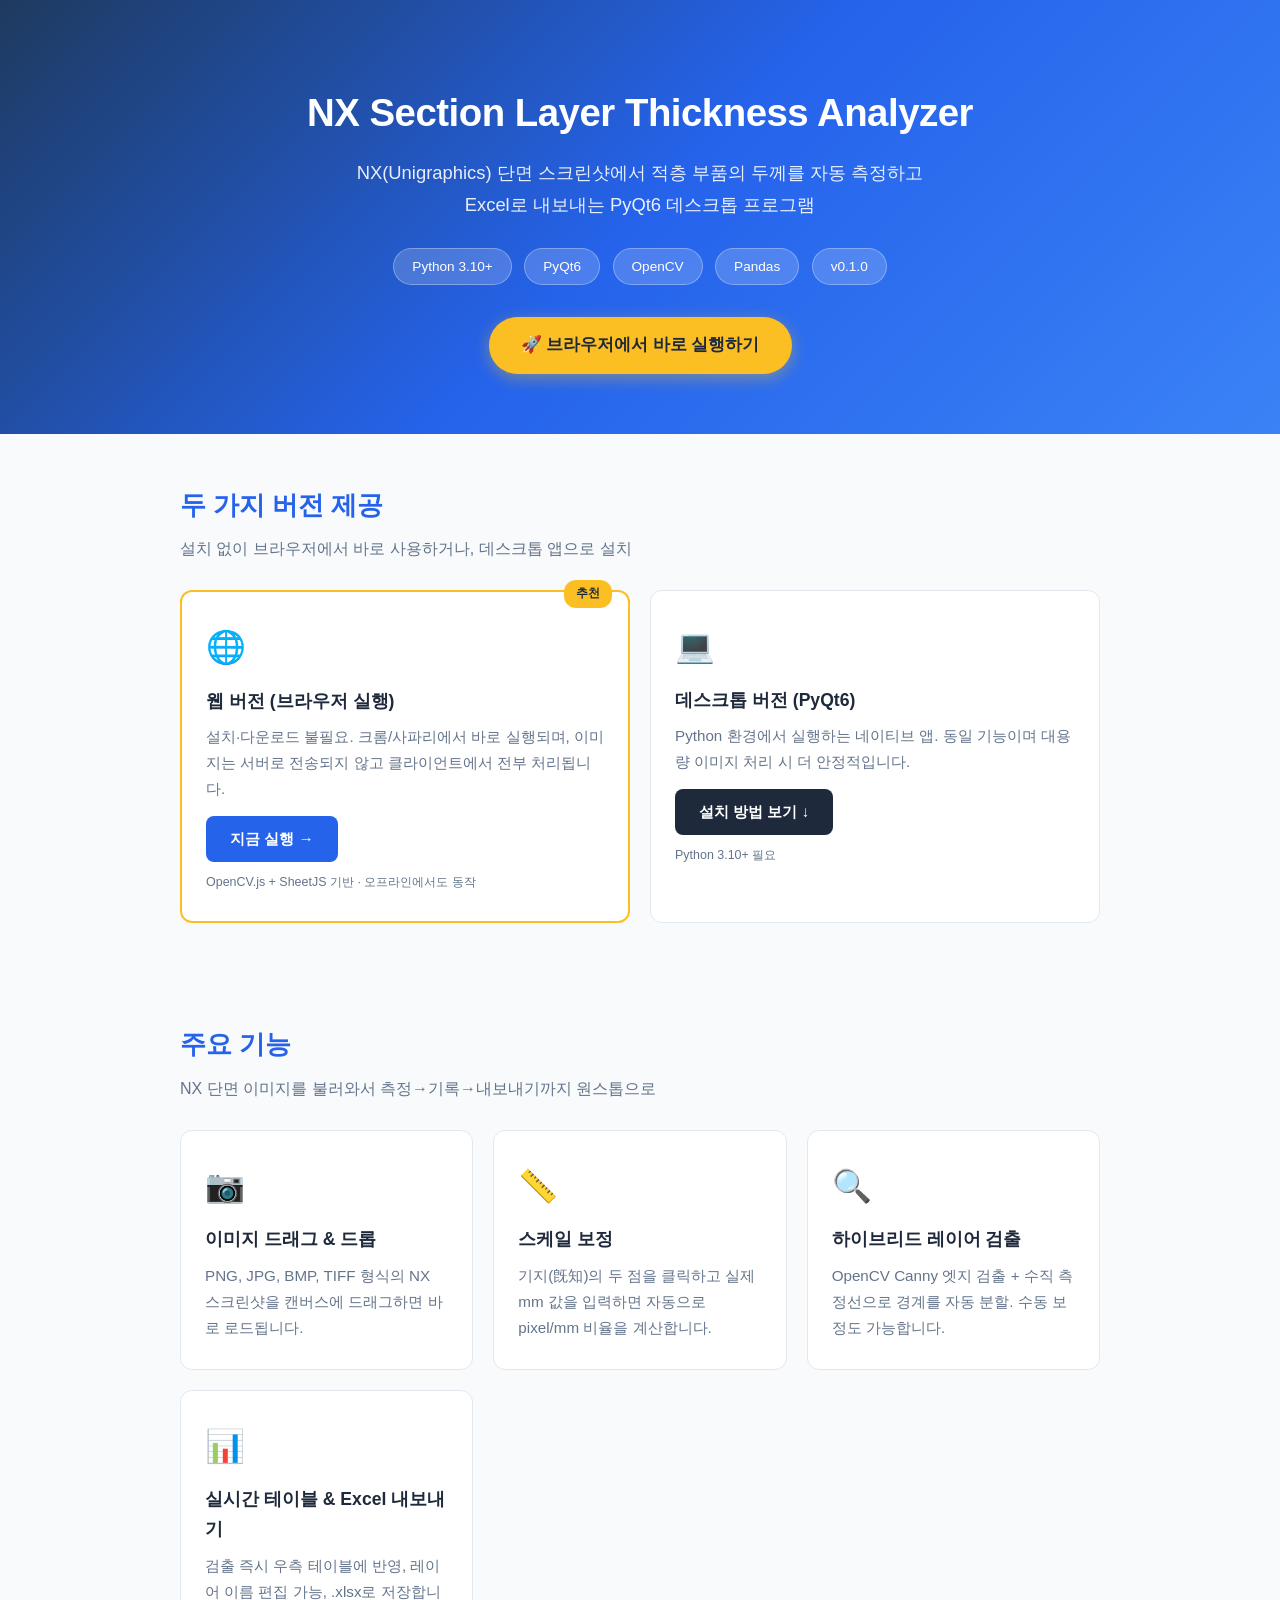
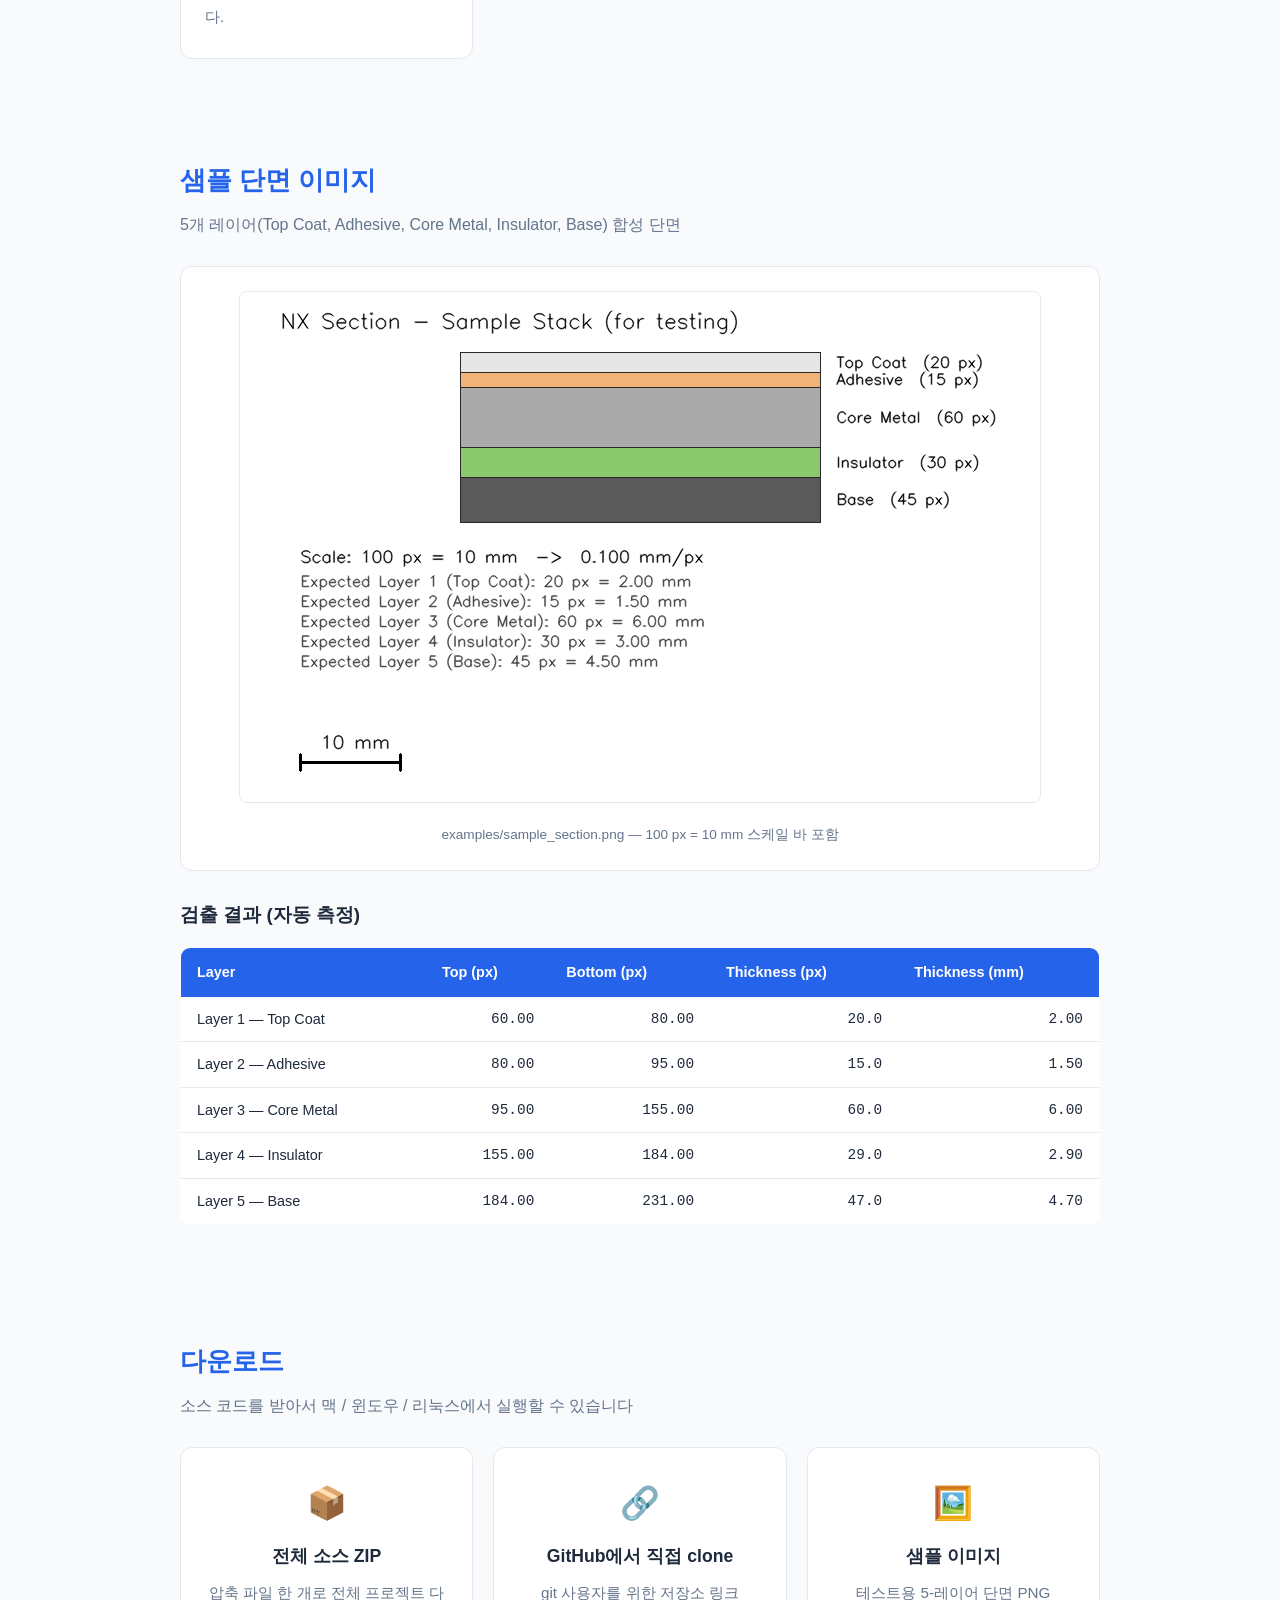
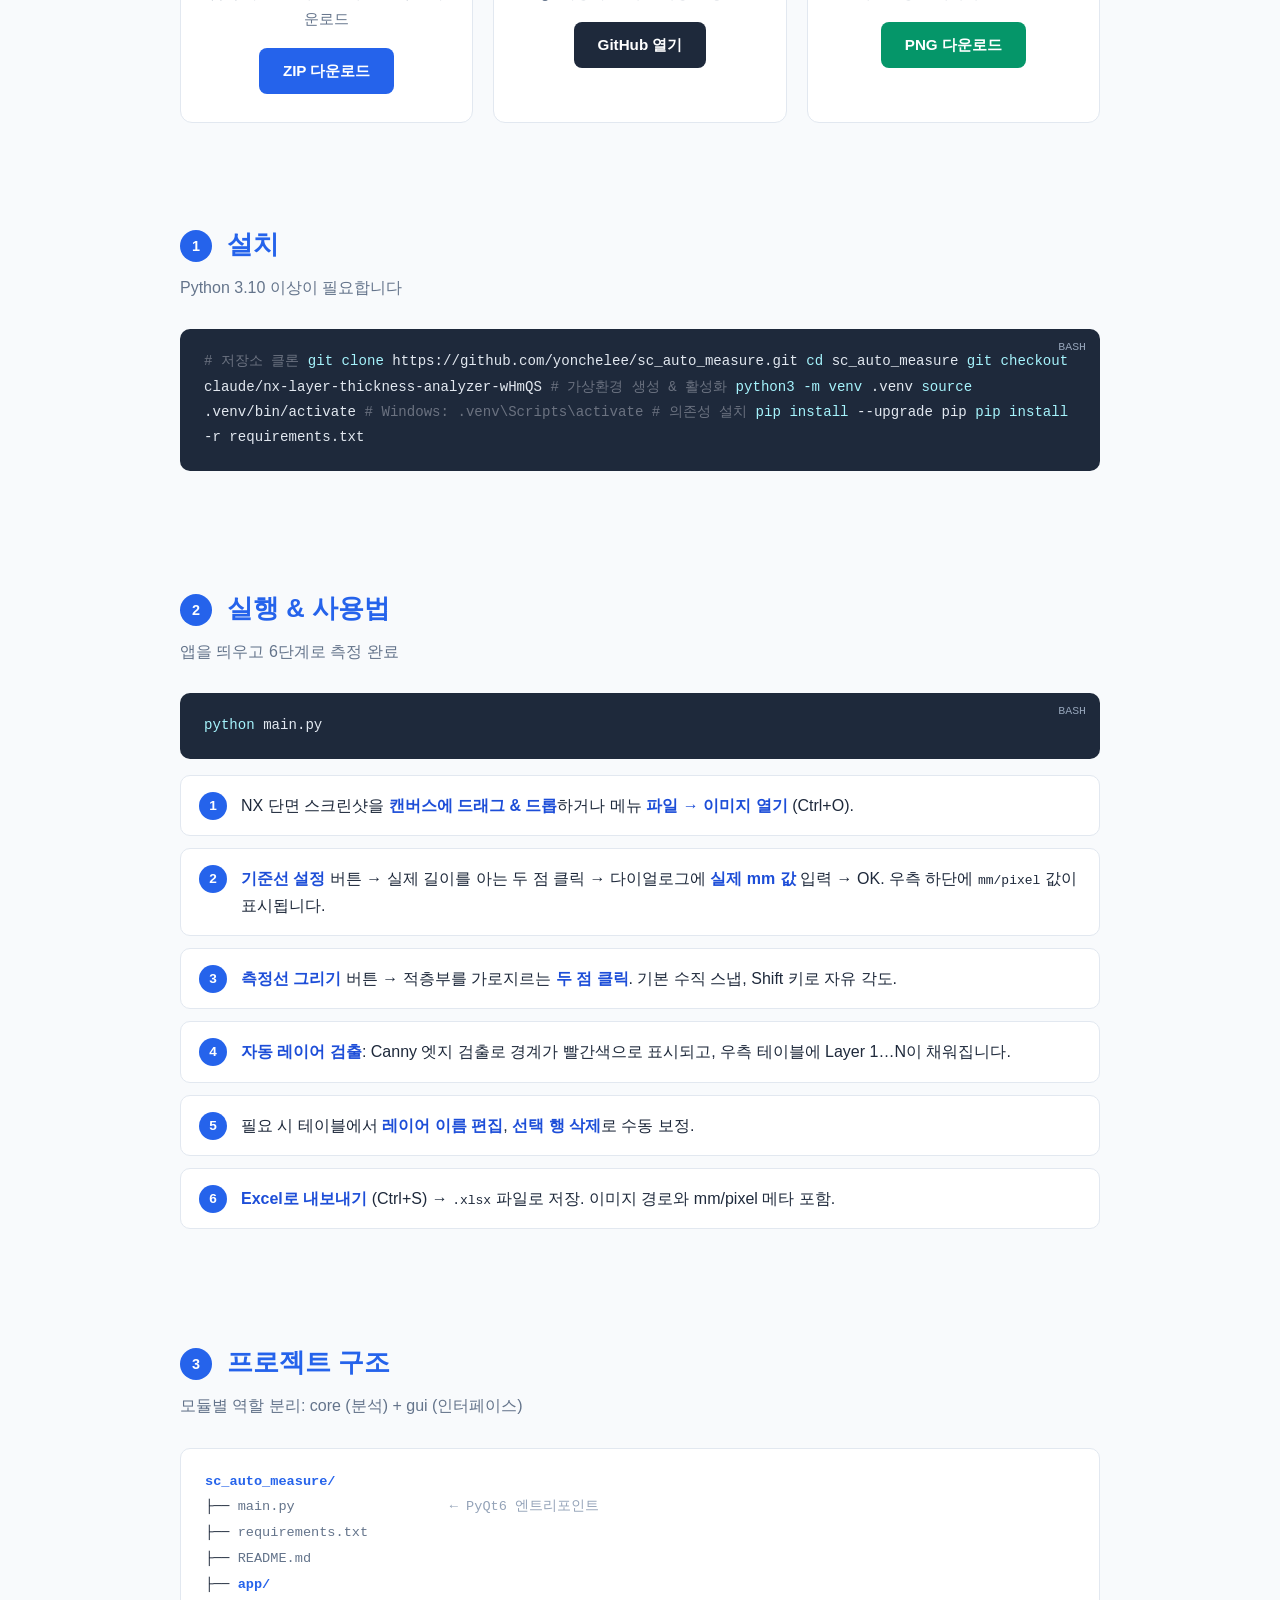
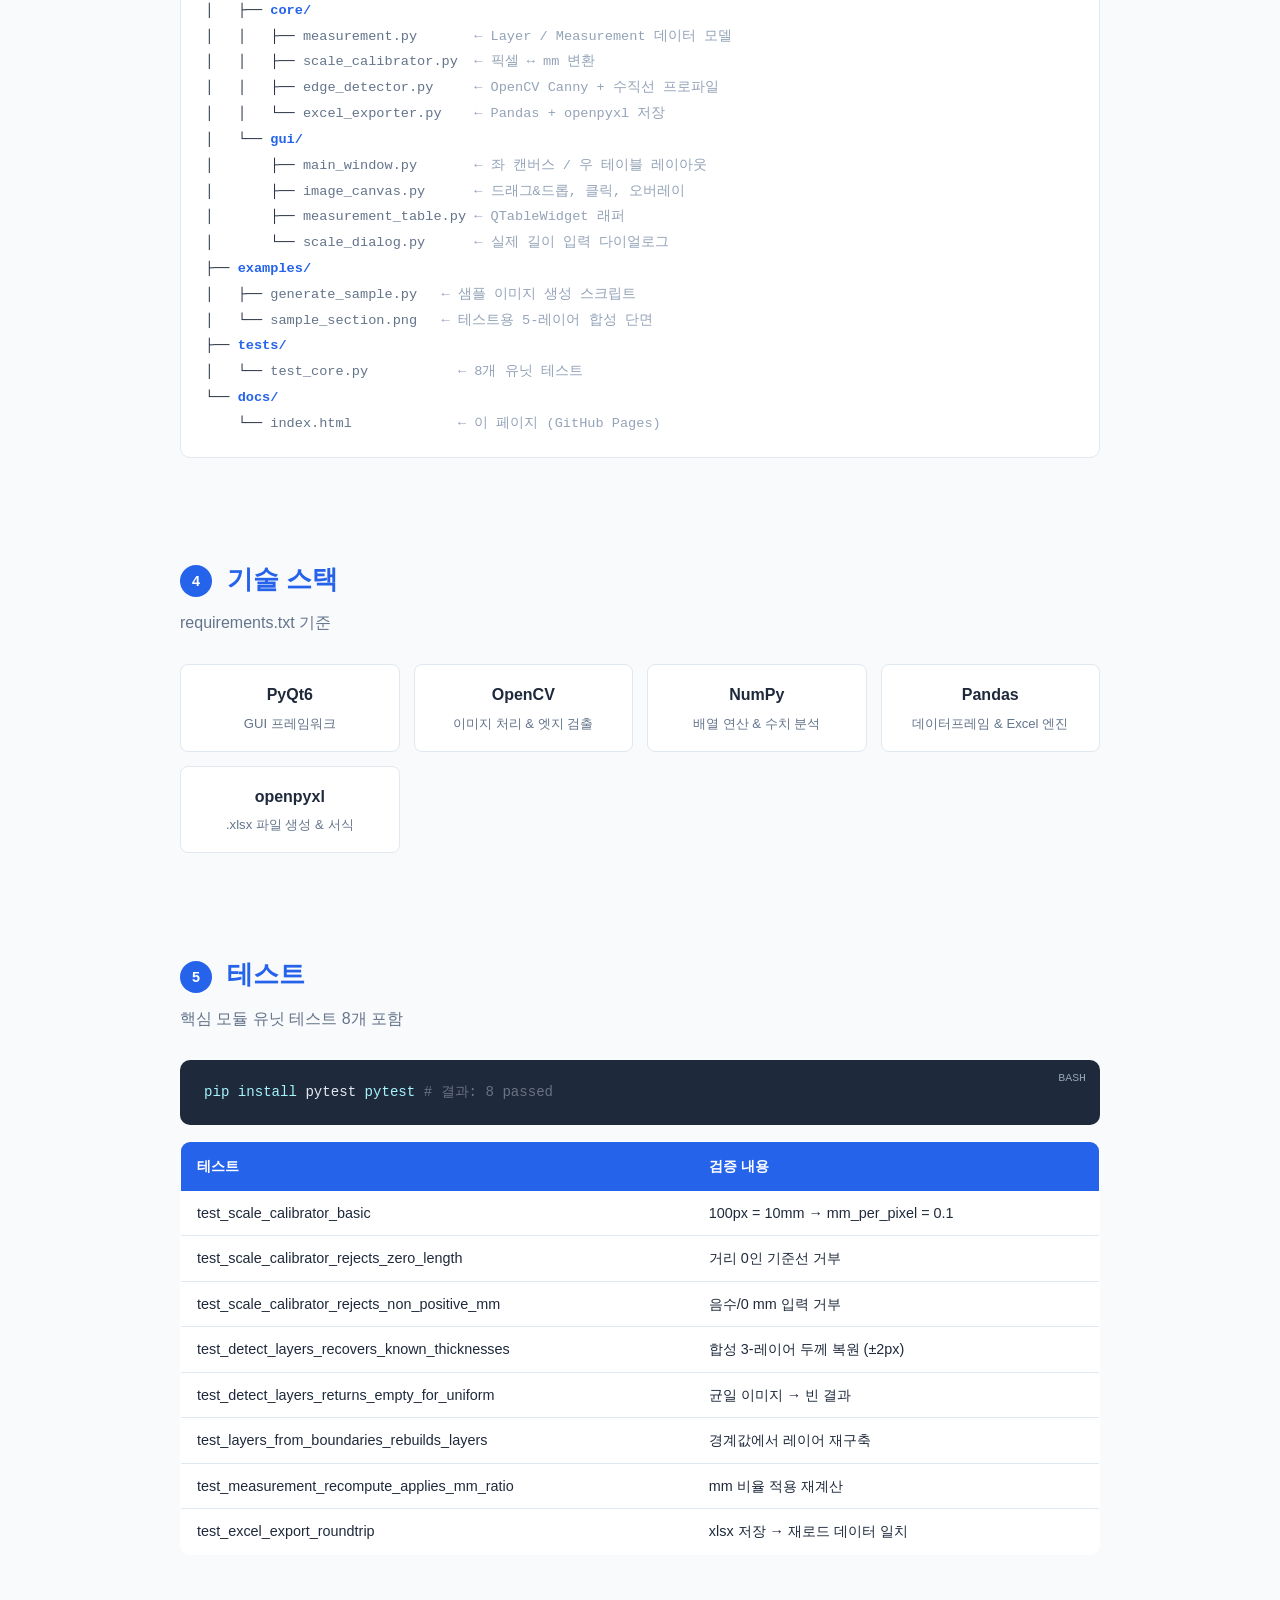
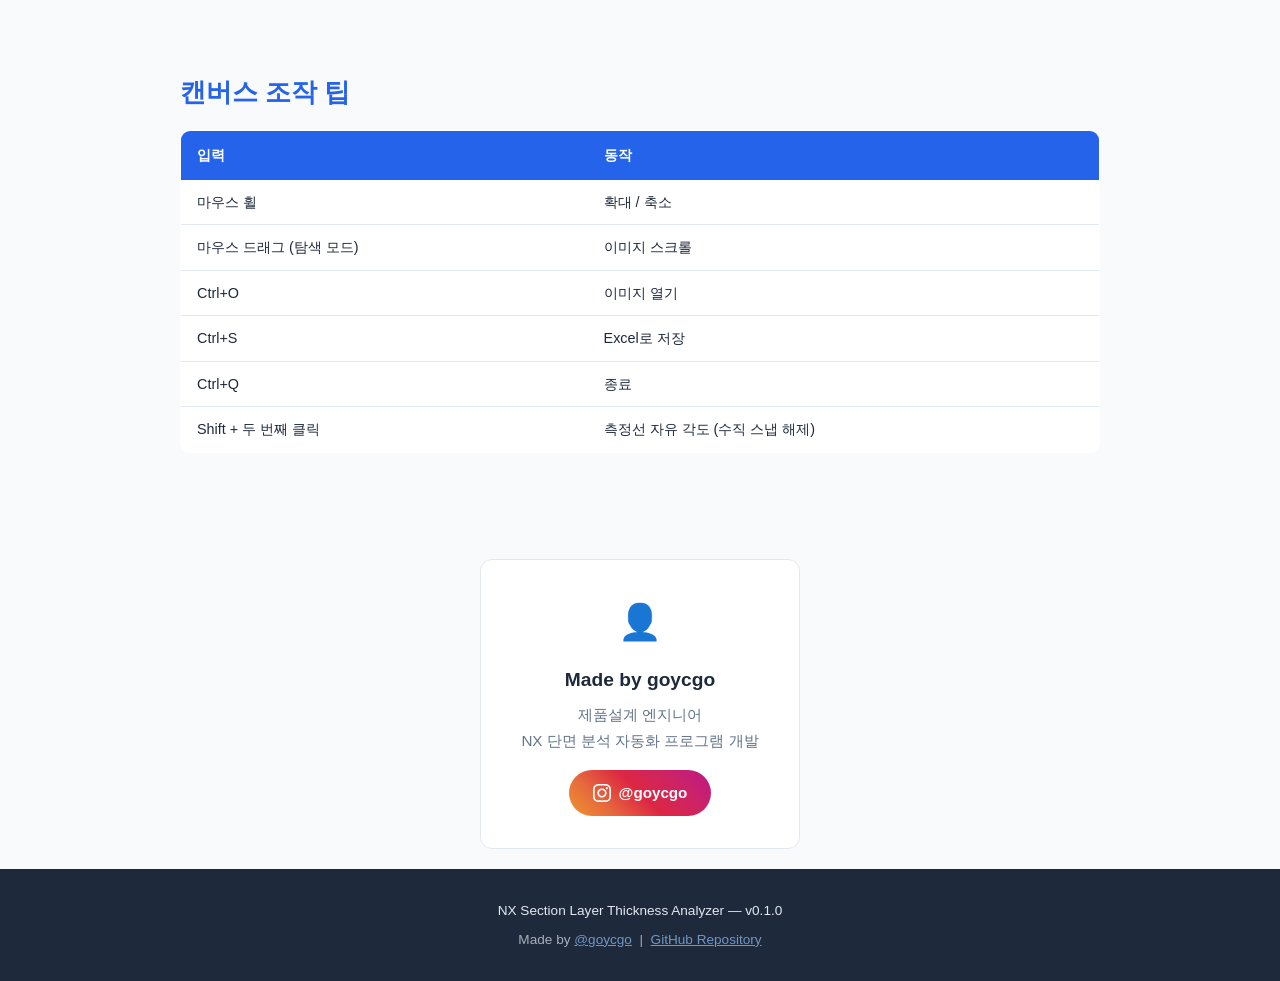
<file: docs/index.html>
<!DOCTYPE html>
<html lang="ko">
<head>
    <meta charset="UTF-8">
    <meta name="viewport" content="width=device-width, initial-scale=1.0">
    <title>NX Section Layer Thickness Analyzer</title>
    <style>
        :root {
            --primary: #2563eb;
            --primary-dark: #1d4ed8;
            --bg: #f8fafc;
            --card: #ffffff;
            --text: #1e293b;
            --text-light: #64748b;
            --border: #e2e8f0;
            --accent: #059669;
            --code-bg: #1e293b;
            --code-text: #e2e8f0;
        }

        * { margin: 0; padding: 0; box-sizing: border-box; }

        body {
            font-family: -apple-system, BlinkMacSystemFont, 'Segoe UI', Roboto, 'Helvetica Neue', Arial, sans-serif;
            background: var(--bg);
            color: var(--text);
            line-height: 1.7;
        }

        /* ── Hero ─────────────────────────────────── */
        .hero {
            background: linear-gradient(135deg, #1e3a5f 0%, #2563eb 50%, #3b82f6 100%);
            color: #fff;
            text-align: center;
            padding: 80px 20px 60px;
        }
        .hero h1 {
            font-size: 2.4rem;
            font-weight: 700;
            margin-bottom: 12px;
            letter-spacing: -0.5px;
        }
        .hero p {
            font-size: 1.15rem;
            opacity: 0.9;
            max-width: 700px;
            margin: 0 auto 28px;
        }
        .hero .badge {
            display: inline-block;
            background: rgba(255,255,255,0.18);
            border: 1px solid rgba(255,255,255,0.3);
            border-radius: 20px;
            padding: 6px 18px;
            font-size: 0.85rem;
            margin: 0 4px 8px;
        }
        .hero .cta {
            display: inline-block;
            margin-top: 24px;
            background: #fbbf24;
            color: #1e293b;
            padding: 14px 32px;
            border-radius: 30px;
            font-weight: 700;
            text-decoration: none;
            font-size: 1.05rem;
            box-shadow: 0 4px 16px rgba(251, 191, 36, 0.4);
            transition: transform 0.15s, box-shadow 0.15s;
        }
        .hero .cta:hover {
            transform: translateY(-2px);
            box-shadow: 0 6px 20px rgba(251, 191, 36, 0.55);
        }

        /* ── Container ────────────────────────────── */
        .container {
            max-width: 960px;
            margin: 0 auto;
            padding: 0 20px;
        }

        /* ── Section ──────────────────────────────── */
        section {
            padding: 50px 0;
        }
        section h2 {
            font-size: 1.6rem;
            font-weight: 700;
            margin-bottom: 8px;
            color: var(--primary);
        }
        section h2 .num {
            display: inline-block;
            background: var(--primary);
            color: #fff;
            width: 32px;
            height: 32px;
            border-radius: 50%;
            text-align: center;
            line-height: 32px;
            font-size: 0.9rem;
            margin-right: 8px;
            vertical-align: middle;
        }
        section .subtitle {
            color: var(--text-light);
            margin-bottom: 28px;
            font-size: 1rem;
        }

        /* ── Feature cards ────────────────────────── */
        .features {
            display: grid;
            grid-template-columns: repeat(auto-fit, minmax(260px, 1fr));
            gap: 20px;
            margin-top: 20px;
        }
        .card {
            background: var(--card);
            border: 1px solid var(--border);
            border-radius: 12px;
            padding: 28px 24px;
            transition: box-shadow 0.2s;
        }
        .card:hover {
            box-shadow: 0 4px 20px rgba(0,0,0,0.08);
        }
        .card .icon {
            font-size: 2rem;
            margin-bottom: 12px;
        }
        .card h3 {
            font-size: 1.1rem;
            margin-bottom: 8px;
        }
        .card p {
            color: var(--text-light);
            font-size: 0.95rem;
        }

        /* ── Screenshot ───────────────────────────── */
        .screenshot-wrap {
            background: var(--card);
            border: 1px solid var(--border);
            border-radius: 12px;
            padding: 24px;
            text-align: center;
            margin-top: 20px;
        }
        .screenshot-wrap img {
            max-width: 100%;
            height: auto;
            border-radius: 8px;
            border: 1px solid var(--border);
        }
        .screenshot-wrap .caption {
            color: var(--text-light);
            font-size: 0.85rem;
            margin-top: 12px;
        }

        /* ── Code block ───────────────────────────── */
        .code-block {
            background: var(--code-bg);
            color: var(--code-text);
            border-radius: 10px;
            padding: 20px 24px;
            overflow-x: auto;
            font-family: 'SF Mono', 'Fira Code', 'Consolas', monospace;
            font-size: 0.88rem;
            line-height: 1.8;
            margin: 16px 0;
            position: relative;
        }
        .code-block .lang {
            position: absolute;
            top: 8px;
            right: 14px;
            font-size: 0.72rem;
            color: #94a3b8;
            text-transform: uppercase;
        }
        .code-block .comment { color: #6b7280; }
        .code-block .cmd { color: #a5f3fc; }

        /* ── Workflow steps ────────────────────────── */
        .steps {
            counter-reset: step;
            list-style: none;
            padding: 0;
        }
        .steps li {
            counter-increment: step;
            position: relative;
            padding: 16px 20px 16px 60px;
            background: var(--card);
            border: 1px solid var(--border);
            border-radius: 10px;
            margin-bottom: 12px;
        }
        .steps li::before {
            content: counter(step);
            position: absolute;
            left: 18px;
            top: 16px;
            background: var(--primary);
            color: #fff;
            width: 28px;
            height: 28px;
            border-radius: 50%;
            text-align: center;
            line-height: 28px;
            font-weight: 700;
            font-size: 0.85rem;
        }
        .steps li strong {
            color: var(--primary-dark);
        }

        /* ── File tree ────────────────────────────── */
        .tree {
            font-family: 'SF Mono', 'Fira Code', 'Consolas', monospace;
            font-size: 0.85rem;
            background: var(--card);
            border: 1px solid var(--border);
            border-radius: 10px;
            padding: 20px 24px;
            line-height: 1.9;
            white-space: pre;
        }
        .tree .folder { color: var(--primary); font-weight: 600; }
        .tree .file { color: var(--text-light); }
        .tree .desc { color: #94a3b8; }

        /* ── Table ────────────────────────────────── */
        .data-table {
            width: 100%;
            border-collapse: collapse;
            margin: 16px 0;
            background: var(--card);
            border-radius: 10px;
            overflow: hidden;
            border: 1px solid var(--border);
        }
        .data-table th {
            background: var(--primary);
            color: #fff;
            padding: 12px 16px;
            text-align: left;
            font-weight: 600;
            font-size: 0.9rem;
        }
        .data-table td {
            padding: 10px 16px;
            border-bottom: 1px solid var(--border);
            font-size: 0.9rem;
        }
        .data-table tr:last-child td { border-bottom: none; }
        .data-table tr:hover td { background: #f1f5f9; }
        .data-table .num-cell { text-align: right; font-family: 'SF Mono', monospace; }

        /* ── Tech stack ───────────────────────────── */
        .tech-grid {
            display: grid;
            grid-template-columns: repeat(auto-fit, minmax(180px, 1fr));
            gap: 14px;
            margin-top: 16px;
        }
        .tech-item {
            background: var(--card);
            border: 1px solid var(--border);
            border-radius: 8px;
            padding: 16px;
            text-align: center;
        }
        .tech-item .name {
            font-weight: 700;
            font-size: 1rem;
            margin-bottom: 4px;
        }
        .tech-item .role {
            font-size: 0.82rem;
            color: var(--text-light);
        }

        /* ── Footer ───────────────────────────────── */
        footer {
            background: var(--code-bg);
            color: var(--code-text);
            text-align: center;
            padding: 30px 20px;
            font-size: 0.85rem;
        }
        footer a { color: #93c5fd; }

        /* ── Responsive ───────────────────────────── */
        @media (max-width: 640px) {
            .hero h1 { font-size: 1.7rem; }
            .hero p { font-size: 1rem; }
            section { padding: 36px 0; }
        }
    </style>
</head>
<body>

<!-- ═══════════════════════════════ HERO ═══════════════════════════════ -->
<header class="hero">
    <h1>NX Section Layer Thickness Analyzer</h1>
    <p>NX(Unigraphics) 단면 스크린샷에서 적층 부품의 두께를 자동 측정하고<br>
       Excel로 내보내는 PyQt6 데스크톱 프로그램</p>
    <span class="badge">Python 3.10+</span>
    <span class="badge">PyQt6</span>
    <span class="badge">OpenCV</span>
    <span class="badge">Pandas</span>
    <span class="badge">v0.1.0</span>
    <br>
    <a href="measure/" class="cta">🚀 브라우저에서 바로 실행하기</a>
</header>

<main class="container">

<!-- ═══════════════════════════ WEB VERSION ═══════════════════════════ -->
<section>
    <h2>두 가지 버전 제공</h2>
    <p class="subtitle">설치 없이 브라우저에서 바로 사용하거나, 데스크톱 앱으로 설치</p>
    <div class="features">
        <div class="card" style="border: 2px solid #fbbf24; position: relative;">
            <div style="position: absolute; top: -12px; right: 16px; background: #fbbf24; color: #1e293b; padding: 4px 12px; border-radius: 12px; font-size: 0.72rem; font-weight: 700;">추천</div>
            <div class="icon">🌐</div>
            <h3>웹 버전 (브라우저 실행)</h3>
            <p style="margin-bottom: 14px;">
                설치·다운로드 불필요. 크롬/사파리에서 바로 실행되며,
                이미지는 서버로 전송되지 않고 클라이언트에서 전부 처리됩니다.
            </p>
            <a href="measure/"
               style="display: inline-block; background: var(--primary); color: #fff;
                      text-decoration: none; padding: 10px 24px; border-radius: 8px;
                      font-weight: 600; font-size: 0.95rem;">
                지금 실행 →
            </a>
            <p style="margin-top: 10px; font-size: 0.78rem; color: var(--text-light);">
                OpenCV.js + SheetJS 기반 · 오프라인에서도 동작
            </p>
        </div>
        <div class="card">
            <div class="icon">💻</div>
            <h3>데스크톱 버전 (PyQt6)</h3>
            <p style="margin-bottom: 14px;">
                Python 환경에서 실행하는 네이티브 앱.
                동일 기능이며 대용량 이미지 처리 시 더 안정적입니다.
            </p>
            <a href="#install"
               style="display: inline-block; background: #1e293b; color: #fff;
                      text-decoration: none; padding: 10px 24px; border-radius: 8px;
                      font-weight: 600; font-size: 0.95rem;">
                설치 방법 보기 ↓
            </a>
            <p style="margin-top: 10px; font-size: 0.78rem; color: var(--text-light);">
                Python 3.10+ 필요
            </p>
        </div>
    </div>
</section>

<!-- ═══════════════════════════ FEATURES ══════════════════════════════ -->
<section>
    <h2>주요 기능</h2>
    <p class="subtitle">NX 단면 이미지를 불러와서 측정→기록→내보내기까지 원스톱으로</p>
    <div class="features">
        <div class="card">
            <div class="icon">📷</div>
            <h3>이미지 드래그 &amp; 드롭</h3>
            <p>PNG, JPG, BMP, TIFF 형식의 NX 스크린샷을 캔버스에 드래그하면 바로 로드됩니다.</p>
        </div>
        <div class="card">
            <div class="icon">📏</div>
            <h3>스케일 보정</h3>
            <p>기지(旣知)의 두 점을 클릭하고 실제 mm 값을 입력하면 자동으로 pixel/mm 비율을 계산합니다.</p>
        </div>
        <div class="card">
            <div class="icon">🔍</div>
            <h3>하이브리드 레이어 검출</h3>
            <p>OpenCV Canny 엣지 검출 + 수직 측정선으로 경계를 자동 분할. 수동 보정도 가능합니다.</p>
        </div>
        <div class="card">
            <div class="icon">📊</div>
            <h3>실시간 테이블 &amp; Excel 내보내기</h3>
            <p>검출 즉시 우측 테이블에 반영, 레이어 이름 편집 가능, .xlsx로 저장합니다.</p>
        </div>
    </div>
</section>

<!-- ═══════════════════════════ SAMPLE ════════════════════════════════ -->
<section>
    <h2>샘플 단면 이미지</h2>
    <p class="subtitle">5개 레이어(Top Coat, Adhesive, Core Metal, Insulator, Base) 합성 단면</p>
    <div class="screenshot-wrap">
        <img src="sample_section.png" alt="Sample NX Section Screenshot">
        <div class="caption">examples/sample_section.png &mdash; 100 px = 10 mm 스케일 바 포함</div>
    </div>

    <h3 style="margin-top:28px; margin-bottom:8px;">검출 결과 (자동 측정)</h3>
    <table class="data-table">
        <thead>
            <tr>
                <th>Layer</th>
                <th>Top (px)</th>
                <th>Bottom (px)</th>
                <th>Thickness (px)</th>
                <th>Thickness (mm)</th>
            </tr>
        </thead>
        <tbody>
            <tr>
                <td>Layer 1 &mdash; Top Coat</td>
                <td class="num-cell">60.00</td>
                <td class="num-cell">80.00</td>
                <td class="num-cell">20.0</td>
                <td class="num-cell">2.00</td>
            </tr>
            <tr>
                <td>Layer 2 &mdash; Adhesive</td>
                <td class="num-cell">80.00</td>
                <td class="num-cell">95.00</td>
                <td class="num-cell">15.0</td>
                <td class="num-cell">1.50</td>
            </tr>
            <tr>
                <td>Layer 3 &mdash; Core Metal</td>
                <td class="num-cell">95.00</td>
                <td class="num-cell">155.00</td>
                <td class="num-cell">60.0</td>
                <td class="num-cell">6.00</td>
            </tr>
            <tr>
                <td>Layer 4 &mdash; Insulator</td>
                <td class="num-cell">155.00</td>
                <td class="num-cell">184.00</td>
                <td class="num-cell">29.0</td>
                <td class="num-cell">2.90</td>
            </tr>
            <tr>
                <td>Layer 5 &mdash; Base</td>
                <td class="num-cell">184.00</td>
                <td class="num-cell">231.00</td>
                <td class="num-cell">47.0</td>
                <td class="num-cell">4.70</td>
            </tr>
        </tbody>
    </table>
</section>

<!-- ═══════════════════════════ DOWNLOAD ══════════════════════════════ -->
<section>
    <h2>다운로드</h2>
    <p class="subtitle">소스 코드를 받아서 맥 / 윈도우 / 리눅스에서 실행할 수 있습니다</p>
    <div class="features">
        <div class="card" style="text-align: center;">
            <div class="icon">📦</div>
            <h3>전체 소스 ZIP</h3>
            <p style="margin-bottom: 16px;">압축 파일 한 개로 전체 프로젝트 다운로드</p>
            <a href="https://github.com/yonchelee/sc_auto_measure/archive/refs/heads/main.zip"
               style="display: inline-block; background: var(--primary); color: #fff;
                      text-decoration: none; padding: 10px 24px; border-radius: 8px;
                      font-weight: 600; font-size: 0.95rem;">
                ZIP 다운로드
            </a>
        </div>
        <div class="card" style="text-align: center;">
            <div class="icon">🔗</div>
            <h3>GitHub에서 직접 clone</h3>
            <p style="margin-bottom: 16px;">git 사용자를 위한 저장소 링크</p>
            <a href="https://github.com/yonchelee/sc_auto_measure" target="_blank"
               style="display: inline-block; background: #1e293b; color: #fff;
                      text-decoration: none; padding: 10px 24px; border-radius: 8px;
                      font-weight: 600; font-size: 0.95rem;">
                GitHub 열기
            </a>
        </div>
        <div class="card" style="text-align: center;">
            <div class="icon">🖼️</div>
            <h3>샘플 이미지</h3>
            <p style="margin-bottom: 16px;">테스트용 5-레이어 단면 PNG</p>
            <a href="sample_section.png" download
               style="display: inline-block; background: var(--accent); color: #fff;
                      text-decoration: none; padding: 10px 24px; border-radius: 8px;
                      font-weight: 600; font-size: 0.95rem;">
                PNG 다운로드
            </a>
        </div>
    </div>
</section>

<!-- ═══════════════════════════ INSTALL ═══════════════════════════════ -->
<section id="install">
    <h2><span class="num">1</span> 설치</h2>
    <p class="subtitle">Python 3.10 이상이 필요합니다</p>

    <div class="code-block">
        <span class="lang">bash</span>
<span class="comment"># 저장소 클론</span>
<span class="cmd">git clone</span> https://github.com/yonchelee/sc_auto_measure.git
<span class="cmd">cd</span> sc_auto_measure
<span class="cmd">git checkout</span> claude/nx-layer-thickness-analyzer-wHmQS

<span class="comment"># 가상환경 생성 &amp; 활성화</span>
<span class="cmd">python3 -m venv</span> .venv
<span class="cmd">source</span> .venv/bin/activate        <span class="comment"># Windows: .venv\Scripts\activate</span>

<span class="comment"># 의존성 설치</span>
<span class="cmd">pip install</span> --upgrade pip
<span class="cmd">pip install</span> -r requirements.txt
    </div>
</section>

<!-- ═══════════════════════════ USAGE ═════════════════════════════════ -->
<section>
    <h2><span class="num">2</span> 실행 &amp; 사용법</h2>
    <p class="subtitle">앱을 띄우고 6단계로 측정 완료</p>

    <div class="code-block">
        <span class="lang">bash</span>
<span class="cmd">python</span> main.py
    </div>

    <ol class="steps">
        <li>
            NX 단면 스크린샷을 <strong>캔버스에 드래그 &amp; 드롭</strong>하거나
            메뉴 <strong>파일 &rarr; 이미지 열기</strong> (Ctrl+O).
        </li>
        <li>
            <strong>기준선 설정</strong> 버튼 &rarr; 실제 길이를 아는 두 점 클릭 &rarr;
            다이얼로그에 <strong>실제 mm 값</strong> 입력 &rarr; OK.
            우측 하단에 <code>mm/pixel</code> 값이 표시됩니다.
        </li>
        <li>
            <strong>측정선 그리기</strong> 버튼 &rarr; 적층부를 가로지르는
            <strong>두 점 클릭</strong>. 기본 수직 스냅, Shift 키로 자유 각도.
        </li>
        <li>
            <strong>자동 레이어 검출</strong>: Canny 엣지 검출로 경계가 빨간색으로
            표시되고, 우측 테이블에 Layer 1&hellip;N이 채워집니다.
        </li>
        <li>
            필요 시 테이블에서 <strong>레이어 이름 편집</strong>,
            <strong>선택 행 삭제</strong>로 수동 보정.
        </li>
        <li>
            <strong>Excel로 내보내기</strong> (Ctrl+S) &rarr;
            <code>.xlsx</code> 파일로 저장. 이미지 경로와 mm/pixel 메타 포함.
        </li>
    </ol>
</section>

<!-- ═══════════════════════════ STRUCTURE ═════════════════════════════ -->
<section>
    <h2><span class="num">3</span> 프로젝트 구조</h2>
    <p class="subtitle">모듈별 역할 분리: core (분석) + gui (인터페이스)</p>
    <div class="tree"><span class="folder">sc_auto_measure/</span>
├── <span class="file">main.py</span>                   <span class="desc">← PyQt6 엔트리포인트</span>
├── <span class="file">requirements.txt</span>
├── <span class="file">README.md</span>
├── <span class="folder">app/</span>
│   ├── <span class="folder">core/</span>
│   │   ├── <span class="file">measurement.py</span>       <span class="desc">← Layer / Measurement 데이터 모델</span>
│   │   ├── <span class="file">scale_calibrator.py</span>  <span class="desc">← 픽셀 ↔ mm 변환</span>
│   │   ├── <span class="file">edge_detector.py</span>     <span class="desc">← OpenCV Canny + 수직선 프로파일</span>
│   │   └── <span class="file">excel_exporter.py</span>    <span class="desc">← Pandas + openpyxl 저장</span>
│   └── <span class="folder">gui/</span>
│       ├── <span class="file">main_window.py</span>       <span class="desc">← 좌 캔버스 / 우 테이블 레이아웃</span>
│       ├── <span class="file">image_canvas.py</span>      <span class="desc">← 드래그&amp;드롭, 클릭, 오버레이</span>
│       ├── <span class="file">measurement_table.py</span> <span class="desc">← QTableWidget 래퍼</span>
│       └── <span class="file">scale_dialog.py</span>      <span class="desc">← 실제 길이 입력 다이얼로그</span>
├── <span class="folder">examples/</span>
│   ├── <span class="file">generate_sample.py</span>   <span class="desc">← 샘플 이미지 생성 스크립트</span>
│   └── <span class="file">sample_section.png</span>   <span class="desc">← 테스트용 5-레이어 합성 단면</span>
├── <span class="folder">tests/</span>
│   └── <span class="file">test_core.py</span>           <span class="desc">← 8개 유닛 테스트</span>
└── <span class="folder">docs/</span>
    └── <span class="file">index.html</span>             <span class="desc">← 이 페이지 (GitHub Pages)</span></div>
</section>

<!-- ═══════════════════════════ TECH STACK ════════════════════════════ -->
<section>
    <h2><span class="num">4</span> 기술 스택</h2>
    <p class="subtitle">requirements.txt 기준</p>
    <div class="tech-grid">
        <div class="tech-item">
            <div class="name">PyQt6</div>
            <div class="role">GUI 프레임워크</div>
        </div>
        <div class="tech-item">
            <div class="name">OpenCV</div>
            <div class="role">이미지 처리 &amp; 엣지 검출</div>
        </div>
        <div class="tech-item">
            <div class="name">NumPy</div>
            <div class="role">배열 연산 &amp; 수치 분석</div>
        </div>
        <div class="tech-item">
            <div class="name">Pandas</div>
            <div class="role">데이터프레임 &amp; Excel 엔진</div>
        </div>
        <div class="tech-item">
            <div class="name">openpyxl</div>
            <div class="role">.xlsx 파일 생성 &amp; 서식</div>
        </div>
    </div>
</section>

<!-- ═══════════════════════════ TEST ══════════════════════════════════ -->
<section>
    <h2><span class="num">5</span> 테스트</h2>
    <p class="subtitle">핵심 모듈 유닛 테스트 8개 포함</p>

    <div class="code-block">
        <span class="lang">bash</span>
<span class="cmd">pip install</span> pytest
<span class="cmd">pytest</span>

<span class="comment"># 결과: 8 passed</span>
    </div>

    <table class="data-table" style="margin-top: 16px;">
        <thead>
            <tr><th>테스트</th><th>검증 내용</th></tr>
        </thead>
        <tbody>
            <tr><td>test_scale_calibrator_basic</td><td>100px = 10mm &rarr; mm_per_pixel = 0.1</td></tr>
            <tr><td>test_scale_calibrator_rejects_zero_length</td><td>거리 0인 기준선 거부</td></tr>
            <tr><td>test_scale_calibrator_rejects_non_positive_mm</td><td>음수/0 mm 입력 거부</td></tr>
            <tr><td>test_detect_layers_recovers_known_thicknesses</td><td>합성 3-레이어 두께 복원 (±2px)</td></tr>
            <tr><td>test_detect_layers_returns_empty_for_uniform</td><td>균일 이미지 &rarr; 빈 결과</td></tr>
            <tr><td>test_layers_from_boundaries_rebuilds_layers</td><td>경계값에서 레이어 재구축</td></tr>
            <tr><td>test_measurement_recompute_applies_mm_ratio</td><td>mm 비율 적용 재계산</td></tr>
            <tr><td>test_excel_export_roundtrip</td><td>xlsx 저장 &rarr; 재로드 데이터 일치</td></tr>
        </tbody>
    </table>
</section>

<!-- ═══════════════════════════ CANVAS TIPS ═══════════════════════════ -->
<section>
    <h2>캔버스 조작 팁</h2>
    <table class="data-table">
        <thead>
            <tr><th>입력</th><th>동작</th></tr>
        </thead>
        <tbody>
            <tr><td>마우스 휠</td><td>확대 / 축소</td></tr>
            <tr><td>마우스 드래그 (탐색 모드)</td><td>이미지 스크롤</td></tr>
            <tr><td>Ctrl+O</td><td>이미지 열기</td></tr>
            <tr><td>Ctrl+S</td><td>Excel로 저장</td></tr>
            <tr><td>Ctrl+Q</td><td>종료</td></tr>
            <tr><td>Shift + 두 번째 클릭</td><td>측정선 자유 각도 (수직 스냅 해제)</td></tr>
        </tbody>
    </table>
</section>

</main>

<!-- ═══════════════════════════ AUTHOR ═════════════════════════════════ -->
<section style="padding: 40px 0 20px;">
    <div class="container" style="text-align: center;">
        <div class="card" style="display: inline-block; max-width: 420px; text-align: center; padding: 32px 40px;">
            <div style="font-size: 2.2rem; margin-bottom: 12px;">👤</div>
            <h3 style="font-size: 1.2rem; margin-bottom: 6px;">Made by goycgo</h3>
            <p style="color: var(--text-light); font-size: 0.95rem; margin-bottom: 16px;">
                제품설계 엔지니어<br>
                NX 단면 분석 자동화 프로그램 개발
            </p>
            <a href="https://www.instagram.com/goycgo" target="_blank"
               style="display: inline-flex; align-items: center; gap: 8px;
                      background: linear-gradient(45deg, #f09433, #e6683c, #dc2743, #cc2366, #bc1888);
                      color: #fff; text-decoration: none; padding: 10px 24px;
                      border-radius: 24px; font-weight: 600; font-size: 0.95rem;
                      transition: opacity 0.2s;">
                <svg width="18" height="18" viewBox="0 0 24 24" fill="white">
                    <path d="M12 2.163c3.204 0 3.584.012 4.85.07 3.252.148 4.771 1.691 4.919 4.919.058 1.265.069 1.645.069 4.849 0 3.205-.012 3.584-.069 4.849-.149 3.225-1.664 4.771-4.919 4.919-1.266.058-1.644.07-4.85.07-3.204 0-3.584-.012-4.849-.07-3.26-.149-4.771-1.699-4.919-4.92-.058-1.265-.07-1.644-.07-4.849 0-3.204.013-3.583.07-4.849.149-3.227 1.664-4.771 4.919-4.919 1.266-.057 1.645-.069 4.849-.069zm0-2.163c-3.259 0-3.667.014-4.947.072-4.358.2-6.78 2.618-6.98 6.98-.059 1.281-.073 1.689-.073 4.948 0 3.259.014 3.668.072 4.948.2 4.358 2.618 6.78 6.98 6.98 1.281.058 1.689.072 4.948.072 3.259 0 3.668-.014 4.948-.072 4.354-.2 6.782-2.618 6.979-6.98.059-1.28.073-1.689.073-4.948 0-3.259-.014-3.667-.072-4.947-.196-4.354-2.617-6.78-6.979-6.98-1.281-.059-1.69-.073-4.949-.073zm0 5.838c-3.403 0-6.162 2.759-6.162 6.162s2.759 6.163 6.162 6.163 6.162-2.759 6.162-6.163c0-3.403-2.759-6.162-6.162-6.162zm0 10.162c-2.209 0-4-1.79-4-4 0-2.209 1.791-4 4-4s4 1.791 4 4c0 2.21-1.791 4-4 4zm6.406-11.845c-.796 0-1.441.645-1.441 1.44s.645 1.44 1.441 1.44c.795 0 1.439-.645 1.439-1.44s-.644-1.44-1.439-1.44z"/>
                </svg>
                @goycgo
            </a>
        </div>
    </div>
</section>

<!-- ═══════════════════════════ FOOTER ════════════════════════════════ -->
<footer>
    <p>NX Section Layer Thickness Analyzer &mdash; v0.1.0</p>
    <p style="margin-top:6px; opacity:0.7;">
        Made by <a href="https://www.instagram.com/goycgo" target="_blank">@goycgo</a>
        &nbsp;|&nbsp;
        <a href="https://github.com/yonchelee/sc_auto_measure" target="_blank">GitHub Repository</a>
    </p>
</footer>

</body>
</html>
</file>
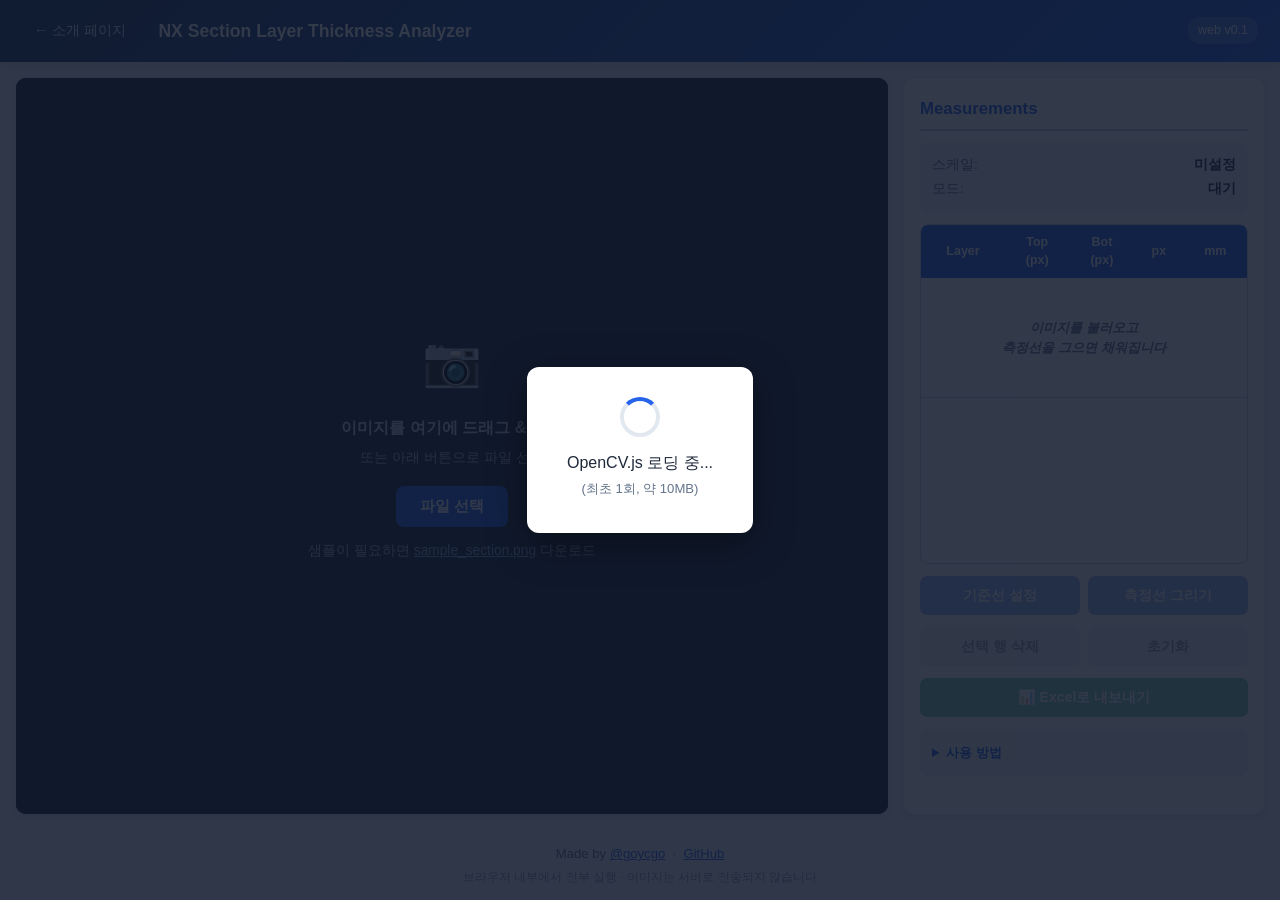
<file: docs/measure/index.html>
<!DOCTYPE html>
<html lang="ko">
<head>
    <meta charset="UTF-8">
    <meta name="viewport" content="width=device-width, initial-scale=1.0">
    <title>NX Section Layer Thickness Analyzer - Web</title>
    <link rel="stylesheet" href="style.css">
</head>
<body>

<header class="topbar">
    <a href="../index.html" class="back">&larr; 소개 페이지</a>
    <h1>NX Section Layer Thickness Analyzer</h1>
    <span class="version">web v0.1</span>
</header>

<div id="loading-overlay">
    <div class="loading-box">
        <div class="spinner"></div>
        <p>OpenCV.js 로딩 중...</p>
        <p class="note">(최초 1회, 약 10MB)</p>
    </div>
</div>

<main class="layout">
    <!-- ── Left: canvas ───────────────────────────────── -->
    <section class="canvas-area">
        <div id="drop-zone" class="drop-zone">
            <canvas id="main-canvas"></canvas>
            <div id="drop-hint" class="drop-hint">
                <div class="hint-icon">📷</div>
                <p><strong>이미지를 여기에 드래그 &amp; 드롭</strong></p>
                <p class="hint-sub">또는 아래 버튼으로 파일 선택</p>
                <button type="button" id="btn-open-file">파일 선택</button>
                <input type="file" id="file-input" accept="image/*" hidden>
                <p class="hint-sub" style="margin-top:14px;">
                    샘플이 필요하면 <a href="../sample_section.png" download>sample_section.png</a> 다운로드
                </p>
            </div>
        </div>
    </section>

    <!-- ── Right: panel ───────────────────────────────── -->
    <aside class="panel">
        <h2>Measurements</h2>

        <div class="status-box">
            <div class="status-row">
                <span class="status-label">스케일:</span>
                <span id="status-scale">미설정</span>
            </div>
            <div class="status-row">
                <span class="status-label">모드:</span>
                <span id="status-mode">대기</span>
            </div>
        </div>

        <div class="table-wrap">
            <table id="measurements-table">
                <thead>
                    <tr>
                        <th>Layer</th>
                        <th>Top<br>(px)</th>
                        <th>Bot<br>(px)</th>
                        <th>px</th>
                        <th>mm</th>
                    </tr>
                </thead>
                <tbody id="table-body">
                    <tr class="empty-row">
                        <td colspan="5">이미지를 불러오고<br>측정선을 그으면 채워집니다</td>
                    </tr>
                </tbody>
            </table>
        </div>

        <div class="btn-group">
            <button type="button" id="btn-scale" disabled>기준선 설정</button>
            <button type="button" id="btn-measure" disabled>측정선 그리기</button>
        </div>
        <div class="btn-group">
            <button type="button" id="btn-delete" class="secondary" disabled>선택 행 삭제</button>
            <button type="button" id="btn-clear" class="secondary" disabled>초기화</button>
        </div>
        <button type="button" id="btn-export" class="primary" disabled>📊 Excel로 내보내기</button>

        <div class="help-box">
            <details>
                <summary>사용 방법</summary>
                <ol>
                    <li>이미지를 캔버스에 드래그&amp;드롭</li>
                    <li><strong>기준선 설정</strong> 클릭 → 실제 길이 아는 두 점 클릭 → mm 입력</li>
                    <li><strong>측정선 그리기</strong> 클릭 → 적층부 두 점 클릭 (수직 스냅, Shift=자유)</li>
                    <li>자동 검출된 레이어를 확인 → <strong>Excel 내보내기</strong></li>
                </ol>
                <p class="note">
                    💡 휠: 확대/축소 · 드래그: 이미지 스크롤
                </p>
            </details>
        </div>
    </aside>
</main>

<footer class="sitefoot">
    <p>Made by
        <a href="https://www.instagram.com/goycgo" target="_blank">@goycgo</a>
        &nbsp;·&nbsp;
        <a href="https://github.com/yonchelee/sc_auto_measure" target="_blank">GitHub</a>
    </p>
    <p class="note">브라우저 내부에서 전부 실행 · 이미지는 서버로 전송되지 않습니다</p>
</footer>

<!-- ── Scale dialog ──────────────────────────────────── -->
<div id="scale-dialog" class="modal hidden">
    <div class="modal-box">
        <h3>기준선 실제 길이 입력</h3>
        <p>클릭한 두 점의 픽셀 거리: <b id="dialog-pixel-distance">-</b></p>
        <label for="dialog-mm">실제 길이 (mm)</label>
        <input type="number" id="dialog-mm" step="0.001" min="0.001" value="10">
        <div class="modal-buttons">
            <button type="button" id="dialog-cancel" class="secondary">취소</button>
            <button type="button" id="dialog-ok" class="primary">확인</button>
        </div>
    </div>
</div>

<!-- ── Toast ─────────────────────────────────────────── -->
<div id="toast" class="toast hidden"></div>

<!-- OpenCV.js (loaded lazily) -->
<script>
    // Show overlay until OpenCV.js finishes initialization.
    window.Module = {
        onRuntimeInitialized() {
            document.getElementById('loading-overlay').classList.add('hidden');
            window.__cvReady = true;
            document.dispatchEvent(new CustomEvent('cv-ready'));
        }
    };
</script>
<script async src="https://docs.opencv.org/4.9.0/opencv.js"></script>
<script src="https://cdn.sheetjs.com/xlsx-0.20.1/package/dist/xlsx.full.min.js"></script>
<script src="app.js"></script>

</body>
</html>
</file>
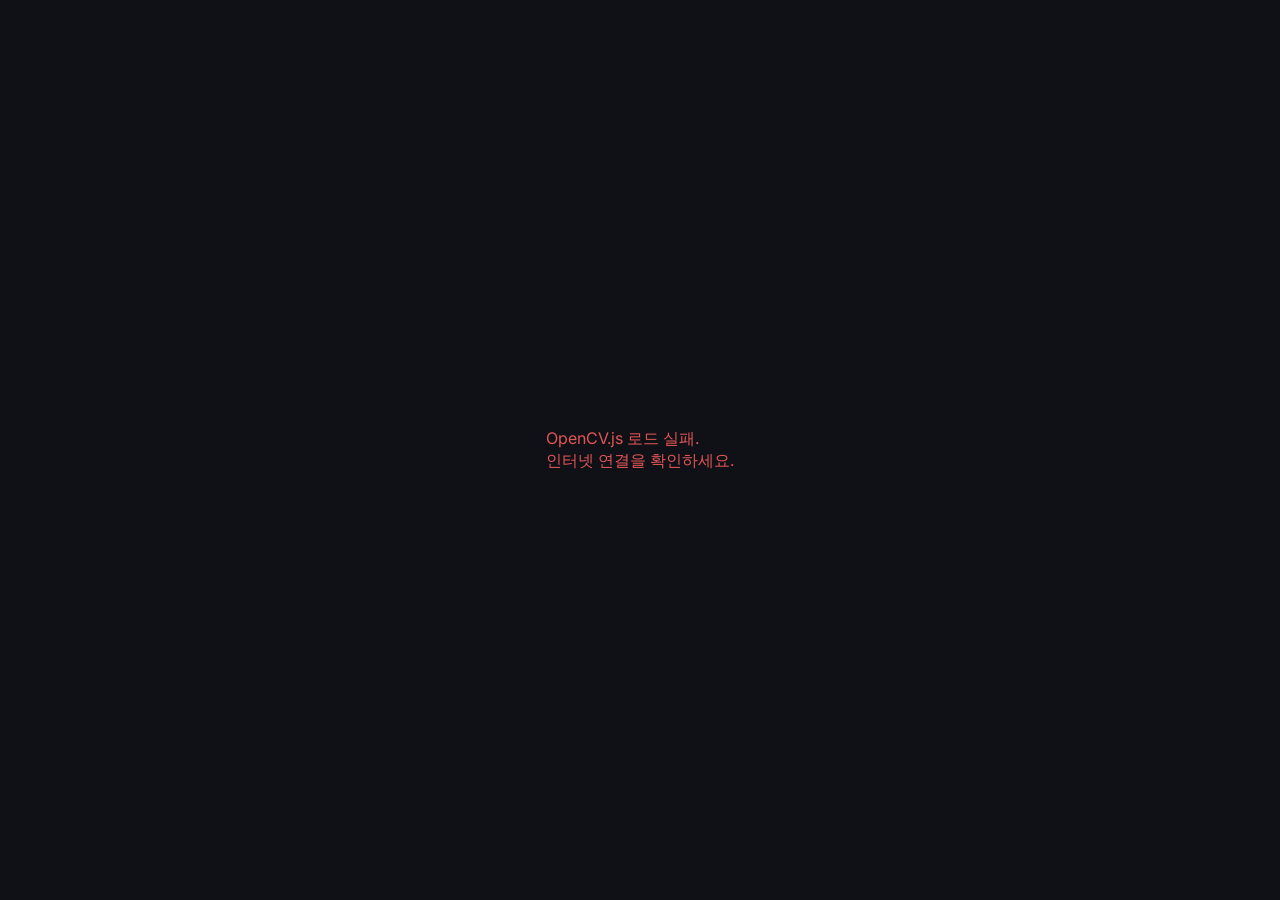
<file: section_finder.html>
<!DOCTYPE html>
<html lang="ko">
<head>
<meta charset="UTF-8">
<meta name="viewport" content="width=device-width, initial-scale=1.0">
<title>NX Section Layer Thickness Analyzer</title>
<meta name="description" content="NX 단면 이미지에서 레이어 두께를 자동 측정하는 웹 애플리케이션">
<link href="https://fonts.googleapis.com/css2?family=Inter:wght@300;400;500;600;700&display=swap" rel="stylesheet">
<script src="https://cdn.sheetjs.com/xlsx-0.20.1/package/dist/xlsx.full.min.js"></script>
<style>
/* ========================================================
   Design System & Reset
   ======================================================== */
:root {
  --bg-primary: #0f1117;
  --bg-secondary: #1a1d27;
  --bg-tertiary: #242836;
  --bg-hover: #2d3244;
  --bg-active: #353a50;
  --surface: #1e2230;
  --surface-raised: #262b3d;
  --border: #2e3348;
  --border-focus: #5b8def;
  --text-primary: #e8eaf0;
  --text-secondary: #9ea3b5;
  --text-muted: #6b7085;
  --accent-blue: #5b8def;
  --accent-blue-hover: #7aa5f7;
  --accent-green: #4caf7d;
  --accent-green-hover: #5fcf94;
  --accent-red: #e05555;
  --accent-red-hover: #f06666;
  --accent-orange: #e8a44a;
  --accent-purple: #9b7ff0;
  --accent-cyan: #56c8d8;
  --shadow-sm: 0 1px 3px rgba(0,0,0,0.3);
  --shadow-md: 0 4px 12px rgba(0,0,0,0.4);
  --shadow-lg: 0 8px 24px rgba(0,0,0,0.5);
  --radius-sm: 6px;
  --radius-md: 10px;
  --radius-lg: 14px;
  --transition: all 0.2s ease;
}

*, *::before, *::after {
  margin: 0; padding: 0; box-sizing: border-box;
}

body {
  font-family: 'Inter', -apple-system, BlinkMacSystemFont, sans-serif;
  background: var(--bg-primary);
  color: var(--text-primary);
  overflow: hidden;
  height: 100vh;
  width: 100vw;
}

/* ========================================================
   Layout
   ======================================================== */
#app {
  display: flex;
  flex-direction: column;
  height: 100vh;
}

#top-bar {
  display: flex;
  align-items: center;
  gap: 12px;
  padding: 8px 16px;
  background: var(--bg-secondary);
  border-bottom: 1px solid var(--border);
  min-height: 48px;
  flex-shrink: 0;
}

#top-bar .app-title {
  font-size: 14px;
  font-weight: 700;
  color: var(--accent-blue);
  letter-spacing: -0.3px;
  white-space: nowrap;
}

.zoom-controls {
  display: flex;
  align-items: center;
  gap: 6px;
  margin-left: 16px;
  padding: 3px 8px;
  background: var(--bg-tertiary);
  border-radius: var(--radius-sm);
  border: 1px solid var(--border);
}

.zoom-controls label {
  font-size: 11px;
  color: var(--text-secondary);
  font-weight: 500;
}

#zoom-label {
  font-size: 12px;
  font-weight: 600;
  color: var(--text-primary);
  min-width: 42px;
  text-align: center;
}

.zoom-hint {
  font-size: 10px;
  color: var(--text-muted);
  margin-left: 4px;
}

#main-content {
  display: flex;
  flex: 1;
  overflow: hidden;
}

/* ========================================================
   Canvas Area
   ======================================================== */
#canvas-area {
  flex: 3;
  position: relative;
  background: #141620;
  overflow: hidden;
  min-width: 400px;
}

#canvas-area canvas {
  position: absolute;
  top: 0; left: 0;
  cursor: grab;
}

#canvas-area.mode-scale canvas,
#canvas-area.mode-measure canvas {
  cursor: crosshair;
}

#canvas-area.panning canvas {
  cursor: grabbing;
}

#drop-overlay {
  position: absolute;
  inset: 0;
  display: flex;
  flex-direction: column;
  align-items: center;
  justify-content: center;
  background: rgba(91, 141, 239, 0.08);
  border: 3px dashed var(--accent-blue);
  border-radius: var(--radius-lg);
  margin: 20px;
  z-index: 5;
  pointer-events: none;
  opacity: 0;
  transition: opacity 0.25s ease;
}

#drop-overlay.visible {
  opacity: 1;
}

#drop-overlay .drop-icon {
  font-size: 56px;
  margin-bottom: 12px;
  opacity: 0.7;
}

#drop-overlay .drop-text {
  font-size: 16px;
  font-weight: 500;
  color: var(--accent-blue);
}

#canvas-placeholder {
  position: absolute;
  inset: 0;
  display: flex;
  flex-direction: column;
  align-items: center;
  justify-content: center;
  color: var(--text-muted);
  gap: 12px;
}

#canvas-placeholder .placeholder-icon {
  font-size: 64px;
  opacity: 0.4;
}

#canvas-placeholder .placeholder-text {
  font-size: 15px;
  opacity: 0.7;
}

#btn-delete-layer-float {
  position: absolute;
  top: 12px;
  right: 12px;
  z-index: 10;
  display: none;
}

/* ========================================================
   Right Panel
   ======================================================== */
#right-panel {
  width: 360px;
  min-width: 300px;
  max-width: 420px;
  display: flex;
  flex-direction: column;
  background: var(--bg-secondary);
  border-left: 1px solid var(--border);
  overflow-y: auto;
  overflow-x: hidden;
}

#right-panel::-webkit-scrollbar {
  width: 6px;
}

#right-panel::-webkit-scrollbar-track {
  background: transparent;
}

#right-panel::-webkit-scrollbar-thumb {
  background: var(--border);
  border-radius: 3px;
}

.panel-section {
  padding: 12px 16px;
  border-bottom: 1px solid var(--border);
}

.section-label {
  font-size: 10px;
  font-weight: 700;
  text-transform: uppercase;
  letter-spacing: 1.2px;
  color: var(--text-muted);
  margin-bottom: 10px;
  display: flex;
  align-items: center;
  gap: 6px;
}

.section-label .step-badge {
  display: inline-flex;
  align-items: center;
  justify-content: center;
  width: 20px;
  height: 20px;
  border-radius: 50%;
  background: var(--accent-blue);
  color: white;
  font-size: 10px;
  font-weight: 700;
}

/* ========================================================
   Buttons
   ======================================================== */
.btn {
  display: inline-flex;
  align-items: center;
  justify-content: center;
  gap: 6px;
  padding: 8px 14px;
  font-family: inherit;
  font-size: 12px;
  font-weight: 600;
  border: 1px solid var(--border);
  border-radius: var(--radius-sm);
  background: var(--bg-tertiary);
  color: var(--text-primary);
  cursor: pointer;
  transition: var(--transition);
  white-space: nowrap;
}

.btn:hover {
  background: var(--bg-hover);
  border-color: var(--border-focus);
}

.btn:active {
  transform: scale(0.97);
}

.btn-sm {
  padding: 5px 10px;
  font-size: 11px;
}

.btn-primary {
  background: var(--accent-blue);
  border-color: var(--accent-blue);
  color: #fff;
}

.btn-primary:hover {
  background: var(--accent-blue-hover);
  border-color: var(--accent-blue-hover);
}

.btn-success {
  background: var(--accent-green);
  border-color: var(--accent-green);
  color: #fff;
}

.btn-success:hover {
  background: var(--accent-green-hover);
  border-color: var(--accent-green-hover);
}

.btn-danger {
  background: var(--accent-red);
  border-color: var(--accent-red);
  color: #fff;
}

.btn-danger:hover {
  background: var(--accent-red-hover);
  border-color: var(--accent-red-hover);
}

.btn-undo {
  background: var(--accent-purple);
  border-color: var(--accent-purple);
  color: #fff;
}

.btn-undo:hover {
  background: #ae95f5;
  border-color: #ae95f5;
}

.btn-block {
  display: flex;
  width: 100%;
}

.btn-row {
  display: flex;
  gap: 8px;
}

.btn-row > .btn {
  flex: 1;
}

/* ========================================================
   Inputs
   ======================================================== */
.info-label {
  font-size: 11px;
  color: var(--text-secondary);
  padding: 4px 0;
}

.filter-row {
  display: flex;
  align-items: center;
  gap: 8px;
  margin-top: 8px;
  flex-wrap: wrap;
}

.filter-row label {
  font-size: 11px;
  color: var(--text-secondary);
  font-weight: 500;
  white-space: nowrap;
}

.filter-row input[type="number"] {
  width: 72px;
  padding: 4px 6px;
  font-family: inherit;
  font-size: 11px;
  background: var(--bg-tertiary);
  border: 1px solid var(--border);
  border-radius: var(--radius-sm);
  color: var(--text-primary);
  outline: none;
  transition: var(--transition);
}

.filter-row input[type="number"]:focus {
  border-color: var(--accent-blue);
  box-shadow: 0 0 0 2px rgba(91,141,239,0.2);
}

/* ========================================================
   Measurement Table
   ======================================================== */
.table-wrapper {
  flex: 1;
  overflow-y: auto;
  overflow-x: hidden;
  min-height: 120px;
}

.table-wrapper::-webkit-scrollbar {
  width: 5px;
}

.table-wrapper::-webkit-scrollbar-thumb {
  background: var(--border);
  border-radius: 3px;
}

#measurement-table {
  width: 100%;
  border-collapse: collapse;
  font-size: 11px;
}

#measurement-table thead th {
  position: sticky;
  top: 0;
  background: var(--bg-tertiary);
  color: var(--text-secondary);
  font-weight: 600;
  font-size: 10px;
  text-transform: uppercase;
  letter-spacing: 0.5px;
  padding: 8px 6px;
  text-align: right;
  border-bottom: 2px solid var(--border);
  z-index: 1;
}

#measurement-table thead th:first-child {
  text-align: left;
}

#measurement-table tbody tr {
  transition: background 0.15s ease;
  cursor: pointer;
}

#measurement-table tbody tr:nth-child(even) {
  background: rgba(255,255,255,0.015);
}

#measurement-table tbody tr:hover {
  background: var(--bg-hover);
}

#measurement-table tbody tr.selected {
  background: rgba(91,141,239,0.15);
  outline: 1px solid rgba(91,141,239,0.3);
}

#measurement-table tbody tr.summary-row {
  background: var(--bg-tertiary);
  font-weight: 700;
  border-top: 2px solid var(--border);
  cursor: default;
}

#measurement-table tbody td {
  padding: 7px 6px;
  text-align: right;
  color: var(--text-primary);
  border-bottom: 1px solid rgba(255,255,255,0.04);
}

#measurement-table tbody td:first-child {
  text-align: left;
  color: var(--accent-cyan);
  font-weight: 500;
}

#measurement-table tbody td input.layer-name-input {
  background: transparent;
  border: none;
  border-bottom: 1px dashed var(--text-muted);
  color: var(--accent-cyan);
  font-family: inherit;
  font-size: 11px;
  font-weight: 500;
  width: 100%;
  outline: none;
  padding: 1px 0;
}

#measurement-table tbody td input.layer-name-input:focus {
  border-bottom-color: var(--accent-blue);
}

.selection-sum-label {
  font-size: 12px;
  font-weight: 600;
  color: var(--accent-blue);
  padding: 6px 0;
  display: none;
}

.selection-sum-label.visible {
  display: block;
}

/* ========================================================
   Modal / Dialog
   ======================================================== */
.modal-overlay {
  position: fixed;
  inset: 0;
  background: rgba(0,0,0,0.6);
  backdrop-filter: blur(4px);
  display: flex;
  align-items: center;
  justify-content: center;
  z-index: 1000;
  opacity: 0;
  pointer-events: none;
  transition: opacity 0.2s ease;
}

.modal-overlay.active {
  opacity: 1;
  pointer-events: all;
}

.modal {
  background: var(--surface-raised);
  border: 1px solid var(--border);
  border-radius: var(--radius-lg);
  padding: 24px;
  min-width: 340px;
  max-width: 460px;
  box-shadow: var(--shadow-lg);
  transform: translateY(10px);
  transition: transform 0.2s ease;
}

.modal-overlay.active .modal {
  transform: translateY(0);
}

.modal h3 {
  font-size: 16px;
  font-weight: 700;
  margin-bottom: 12px;
  color: var(--text-primary);
}

.modal p {
  font-size: 13px;
  color: var(--text-secondary);
  margin-bottom: 16px;
  line-height: 1.6;
}

.modal .form-row {
  display: flex;
  align-items: center;
  gap: 10px;
  margin-bottom: 12px;
}

.modal .form-row label {
  font-size: 12px;
  font-weight: 500;
  color: var(--text-secondary);
  min-width: 80px;
}

.modal .form-row input[type="number"] {
  flex: 1;
  padding: 8px 10px;
  font-family: inherit;
  font-size: 13px;
  background: var(--bg-tertiary);
  border: 1px solid var(--border);
  border-radius: var(--radius-sm);
  color: var(--text-primary);
  outline: none;
}

.modal .form-row input[type="number"]:focus {
  border-color: var(--accent-blue);
}

.modal .radio-group {
  display: flex;
  gap: 16px;
}

.modal .radio-group label {
  display: flex;
  align-items: center;
  gap: 6px;
  font-size: 12px;
  cursor: pointer;
  color: var(--text-primary);
  min-width: auto;
}

.modal .radio-group input[type="radio"] {
  accent-color: var(--accent-blue);
}

.modal-buttons {
  display: flex;
  gap: 8px;
  justify-content: flex-end;
  margin-top: 20px;
}

/* Color swatch button */
.color-swatch {
  width: 36px;
  height: 24px;
  border: 2px solid var(--border);
  border-radius: 4px;
  cursor: pointer;
  transition: var(--transition);
}

.color-swatch:hover {
  border-color: var(--text-secondary);
  transform: scale(1.05);
}

/* ========================================================
   Status bar
   ======================================================== */
#status-bar {
  display: flex;
  align-items: center;
  gap: 16px;
  padding: 5px 16px;
  background: var(--bg-secondary);
  border-top: 1px solid var(--border);
  font-size: 11px;
  color: var(--text-muted);
  min-height: 28px;
  flex-shrink: 0;
}

#status-message {
  flex: 1;
}

#mode-indicator {
  padding: 2px 10px;
  border-radius: 10px;
  font-size: 10px;
  font-weight: 600;
  background: var(--bg-tertiary);
  color: var(--text-secondary);
}

#mode-indicator.active {
  background: rgba(91,141,239,0.2);
  color: var(--accent-blue);
}

/* ========================================================
   Loading overlay
   ======================================================== */
#opencv-loading {
  position: fixed;
  inset: 0;
  background: var(--bg-primary);
  display: flex;
  flex-direction: column;
  align-items: center;
  justify-content: center;
  z-index: 9999;
  transition: opacity 0.4s ease;
}

#opencv-loading.hidden {
  opacity: 0;
  pointer-events: none;
}

.loader-ring {
  width: 48px;
  height: 48px;
  border: 3px solid var(--border);
  border-top-color: var(--accent-blue);
  border-radius: 50%;
  animation: spin 0.8s linear infinite;
  margin-bottom: 16px;
}

@keyframes spin {
  to { transform: rotate(360deg); }
}

.loader-text {
  font-size: 14px;
  color: var(--text-secondary);
  font-weight: 500;
}

/* ========================================================
   Resize handle (panel)
   ======================================================== */
#panel-resizer {
  width: 4px;
  cursor: col-resize;
  background: var(--border);
  transition: background 0.2s;
  flex-shrink: 0;
}

#panel-resizer:hover {
  background: var(--accent-blue);
}

/* utility */
.mt-4 { margin-top: 4px; }
.mt-8 { margin-top: 8px; }
.gap-8 { gap: 8px; }
.hidden { display: none !important; }
</style>
</head>
<body>

<!-- Loading Overlay -->
<div id="opencv-loading">
  <div class="loader-ring"></div>
  <div class="loader-text">OpenCV.js 로딩 중...</div>
</div>

<!-- App -->
<div id="app">
  <!-- Top Bar -->
  <div id="top-bar">
    <span class="app-title">NX Section Layer Thickness Analyzer</span>
    <div class="zoom-controls">
      <label>Zoom:</label>
      <button class="btn btn-sm" id="btn-zoom-out" title="Zoom Out">−</button>
      <span id="zoom-label">100%</span>
      <button class="btn btn-sm" id="btn-zoom-in" title="Zoom In">+</button>
      <button class="btn btn-sm" id="btn-zoom-fit" title="Fit to View">Fit</button>
      <span class="zoom-hint">(Ctrl + Scroll)</span>
    </div>
  </div>

  <!-- Main Content -->
  <div id="main-content">
    <!-- Canvas Area -->
    <div id="canvas-area"
         ondragover="event.preventDefault()"
         ondragleave="app && app.onDragLeave(event)">
      <div id="canvas-placeholder">
        <div class="placeholder-icon">🖼️</div>
        <div class="placeholder-text">이미지를 드래그하거나 파일을 여세요</div>
      </div>
      <canvas id="main-canvas"></canvas>
      <div id="drop-overlay">
        <div class="drop-icon">📥</div>
        <div class="drop-text">이미지를 여기에 드롭하세요</div>
      </div>
      <button class="btn btn-danger btn-sm" id="btn-delete-layer-float" style="display:none;">삭제</button>
    </div>

    <!-- Panel Resizer -->
    <div id="panel-resizer"></div>

    <!-- Right Panel -->
    <div id="right-panel">
      <!-- Step 1: Image -->
      <div class="panel-section">
        <div class="section-label"><span class="step-badge">1</span> 이미지</div>
        <button class="btn btn-primary btn-block" id="btn-open-image">📂 이미지 열기</button>
        <input type="file" id="file-input" accept=".png,.jpg,.jpeg,.bmp,.tif,.tiff" style="display:none;">
      </div>

      <!-- Step 2: Scale -->
      <div class="panel-section">
        <div class="section-label"><span class="step-badge">2</span> 기준선 (스케일)</div>
        <button class="btn btn-block" id="btn-set-scale">📏 기준선 설정</button>
        <div class="info-label" id="scale-label">mm/pixel: n/a (기준선 미설정)</div>
      </div>

      <!-- Step 3: Dimensions -->
      <div class="panel-section">
        <div class="section-label"><span class="step-badge">3</span> 치수</div>
        <div class="btn-row">
          <button class="btn" id="btn-add-dim">📐 치수 추가</button>
          <button class="btn" id="btn-add-sum-dim">∑ 합계 치수 추가</button>
        </div>
        <div class="filter-row">
          <label>최소 두께:</label>
          <input type="number" id="spin-min-thickness" value="5" min="0" max="100" step="1"> px
          <label>선 병합:</label>
          <input type="number" id="spin-line-merge" value="6" min="0" max="50" step="1"> px
        </div>
        <div class="info-label mt-4" id="mode-label">모드: 탐색</div>
      </div>

      <!-- Measurement Results -->
      <div class="panel-section" style="flex:1; display:flex; flex-direction:column;">
        <div class="section-label">📊 측정 결과</div>
        <div class="table-wrapper">
          <table id="measurement-table">
            <thead>
              <tr>
                <th>Layer</th>
                <th>Top (px)</th>
                <th>Bottom (px)</th>
                <th>Thickness (px)</th>
                <th>Thickness (mm)</th>
              </tr>
            </thead>
            <tbody id="table-body"></tbody>
          </table>
        </div>
        <div class="selection-sum-label" id="selection-sum-label"></div>
        <div class="btn-row mt-4">
          <button class="btn btn-sm" id="btn-delete-row">🗑️ 선택 행 삭제</button>
          <button class="btn btn-sm btn-undo hidden" id="btn-undo">↩ 되돌리기</button>
        </div>
      </div>

      <!-- Bottom Actions -->
      <div class="panel-section">
        <button class="btn btn-success btn-block" id="btn-export" style="margin-bottom:8px;">📊 Excel로 내보내기</button>
        <div class="btn-row">
          <button class="btn btn-sm" id="btn-color-settings">🎨 색상 설정</button>
          <button class="btn btn-sm" id="btn-reset" style="color:var(--accent-red);">🔄 초기화</button>
        </div>
      </div>
    </div>
  </div>

  <!-- Status Bar -->
  <div id="status-bar">
    <span id="status-message">이미지를 드래그하거나 파일을 여세요.</span>
    <span id="mode-indicator">탐색</span>
  </div>
</div>

<!-- Scale Dialog -->
<div class="modal-overlay" id="scale-dialog-overlay">
  <div class="modal">
    <h3>기준선 실제 길이 입력</h3>
    <p id="scale-dialog-info"></p>
    <div class="form-row">
      <label>축 방향:</label>
      <div class="radio-group">
        <label><input type="radio" name="axis" value="x" id="axis-x"> X축 (수평)</label>
        <label><input type="radio" name="axis" value="y" id="axis-y" checked> Y축 (수직)</label>
      </div>
    </div>
    <div class="form-row">
      <label>실제 길이:</label>
      <input type="number" id="scale-real-mm" value="10" min="0.001" max="10000" step="0.1">
      <span style="color:var(--text-secondary); font-size:12px;">mm</span>
    </div>
    <div class="modal-buttons">
      <button class="btn" id="scale-dialog-cancel">취소</button>
      <button class="btn btn-primary" id="scale-dialog-ok">확인</button>
    </div>
  </div>
</div>

<!-- Color Settings Dialog -->
<div class="modal-overlay" id="color-dialog-overlay">
  <div class="modal">
    <h3>오버레이 색상 설정</h3>
    <div class="form-row">
      <label>선 색상:</label>
      <input type="color" id="color-line" value="#ff5050" class="color-swatch">
    </div>
    <div class="form-row">
      <label>텍스트 색상:</label>
      <input type="color" id="color-text" value="#ffc83c" class="color-swatch">
    </div>
    <div class="modal-buttons">
      <button class="btn" id="color-dialog-cancel">취소</button>
      <button class="btn btn-primary" id="color-dialog-ok">확인</button>
    </div>
  </div>
</div>

<!-- Alert/Confirm Dialog -->
<div class="modal-overlay" id="alert-dialog-overlay">
  <div class="modal">
    <h3 id="alert-dialog-title">알림</h3>
    <p id="alert-dialog-message"></p>
    <div class="modal-buttons">
      <button class="btn hidden" id="alert-dialog-cancel">취소</button>
      <button class="btn btn-primary" id="alert-dialog-ok">확인</button>
    </div>
  </div>
</div>

<script>
/* ================================================================
   Data Model
   ================================================================ */
class Layer {
  constructor(name, yTopPx, yBottomPx, thicknessPx, thicknessMm = 0,
              xTopPx = 0, xBottomPx = 0) {
    this.name = name;
    this.yTopPx = yTopPx;
    this.yBottomPx = yBottomPx;
    this.thicknessPx = thicknessPx;
    this.thicknessMm = thicknessMm;
    this.xTopPx = xTopPx;
    this.xBottomPx = xBottomPx;
  }
  recompute(mmPerPixel) {
    this.thicknessMm = mmPerPixel != null ? this.thicknessPx * mmPerPixel : 0;
  }
  clone() {
    return new Layer(this.name, this.yTopPx, this.yBottomPx,
                     this.thicknessPx, this.thicknessMm,
                     this.xTopPx, this.xBottomPx);
  }
}

class Measurement {
  constructor() {
    this.imagePath = null;
    this.layers = [];
    this.mmPerPixel = null;
  }
  clear() { this.layers = []; }
  replaceLayers(layers) {
    this.layers = layers.map(l => l.clone());
    this.recomputeAll();
  }
  recomputeAll() {
    for (const l of this.layers) l.recompute(this.mmPerPixel);
  }
}

/* ================================================================
   Scale Calibrator
   ================================================================ */
class ScaleCalibrator {
  constructor() { this.reset(); }
  reset() {
    this.p1 = null; this.p2 = null;
    this.realMm = null; this.mmPerPixel = null;
    this.axis = 'y';
  }
  get isCalibrated() { return this.mmPerPixel != null && this.mmPerPixel > 0; }
  setReference(p1, p2, realMm) {
    if (realMm <= 0) throw new Error('realMm must be positive');
    const d = Math.hypot(p2[0] - p1[0], p2[1] - p1[1]);
    if (d <= 0) throw new Error('Reference line has zero length');
    this.p1 = p1; this.p2 = p2;
    this.realMm = realMm;
    this.mmPerPixel = realMm / d;
    return this.mmPerPixel;
  }
  toMm(px) { return this.isCalibrated ? px * this.mmPerPixel : 0; }
}

/* ================================================================
   Edge Detector (OpenCV.js)
   ================================================================ */
class EdgeDetector {
  static autoCannyThresholds(gray, sigma = 0.33) {
    const data = gray.data;
    const sorted = Array.from(data).sort((a, b) => a - b);
    const median = sorted[Math.floor(sorted.length / 2)];
    let lower = Math.max(0, Math.round((1.0 - sigma) * median));
    let upper = Math.min(255, Math.round((1.0 + sigma) * median));
    if (upper <= lower) upper = lower + 1;
    return [lower, upper];
  }

  static computeDirectionalEdgeMap(mat, p1, p2) {
    const gray = new cv.Mat();
    if (mat.channels() >= 3) {
      cv.cvtColor(mat, gray, cv.COLOR_RGBA2GRAY);
    } else {
      mat.copyTo(gray);
    }
    const blurred = new cv.Mat();
    cv.GaussianBlur(gray, blurred, new cv.Size(3, 3), 0);

    const dx = p2[0] - p1[0];
    const dy = p2[1] - p1[1];
    const length = Math.max(Math.abs(dx), Math.abs(dy), 1.0);
    const ux = dx / length, uy = dy / length;

    const sobelX = new cv.Mat();
    const sobelY = new cv.Mat();
    cv.Sobel(blurred, sobelX, cv.CV_64F, 1, 0, 3);
    cv.Sobel(blurred, sobelY, cv.CV_64F, 0, 1, 3);

    const h = sobelX.rows, w = sobelX.cols;
    const result = new cv.Mat(h, w, cv.CV_8U, new cv.Scalar(0));

    const sxData = new Float64Array(sobelX.data64F);
    const syData = new Float64Array(sobelY.data64F);

    let positives = [];
    for (let i = 0; i < sxData.length; i++) {
      const v = Math.abs(sxData[i] * ux + syData[i] * uy);
      if (v > 0) positives.push(v);
    }
    positives.sort((a, b) => a - b);
    const medianVal = positives.length > 0
      ? positives[Math.floor(positives.length / 2)] : 1.0;
    const threshold = medianVal * 1.0;

    for (let i = 0; i < sxData.length; i++) {
      const v = Math.abs(sxData[i] * ux + syData[i] * uy);
      result.data[i] = v > threshold ? 255 : 0;
    }

    gray.delete(); blurred.delete();
    sobelX.delete(); sobelY.delete();
    return result;
  }

  static sampleAlongLine(edgeMap, p1, p2) {
    const [x1, y1] = p1;
    const [x2, y2] = p2;
    let length = Math.round(Math.max(Math.abs(x2 - x1), Math.abs(y2 - y1))) + 1;
    length = Math.max(length, 2);
    const h = edgeMap.rows, w = edgeMap.cols;
    const samples = [];
    for (let i = 0; i < length; i++) {
      const frac = i / (length - 1);
      const x = Math.round(x1 + (x2 - x1) * frac);
      const y = Math.round(y1 + (y2 - y1) * frac);
      const cx = Math.max(0, Math.min(x, w - 1));
      const cy = Math.max(0, Math.min(y, h - 1));
      samples.push(edgeMap.ucharAt(cy, cx));
    }
    return samples;
  }

  static findBoundaries(samples, mergeGap = 2) {
    const hits = [];
    for (let i = 0; i < samples.length; i++) {
      if (samples[i] > 0) hits.push(i);
    }
    if (hits.length === 0) return [];
    const groups = [[hits[0]]];
    for (let i = 1; i < hits.length; i++) {
      if (hits[i] - groups[groups.length - 1][groups[groups.length - 1].length - 1] <= mergeGap) {
        groups[groups.length - 1].push(hits[i]);
      } else {
        groups.push([hits[i]]);
      }
    }
    return groups.map(g => g.reduce((a, b) => a + b, 0) / g.length);
  }

  static sampleIntensity(gray, p1, p2, tTotal, tA, tB) {
    const [x1, y1] = p1;
    const [x2, y2] = p2;
    const h = gray.rows, w = gray.cols;
    const gap = tB - tA;
    const n = Math.max(Math.round(gap), 3);
    let sum = 0;
    for (let i = 0; i < n; i++) {
      const t = tA + (tB - tA) * i / (n - 1);
      const frac = tTotal > 0 ? t / tTotal : 0;
      const x = Math.max(0, Math.min(Math.round(x1 + (x2 - x1) * frac), w - 1));
      const y = Math.max(0, Math.min(Math.round(y1 + (y2 - y1) * frac), h - 1));
      sum += gray.ucharAt(y, x);
    }
    return sum / n;
  }

  static computeBgIntensity(gray, p1, p2, tTotal) {
    const [x1, y1] = p1;
    const [x2, y2] = p2;
    const h = gray.rows, w = gray.cols;
    const length = Math.max(Math.round(tTotal), 2);
    const vals = [];
    for (let i = 0; i < length; i++) {
      const t = tTotal * i / (length - 1);
      const frac = tTotal > 0 ? t / tTotal : 0;
      const x = Math.max(0, Math.min(Math.round(x1 + (x2 - x1) * frac), w - 1));
      const y = Math.max(0, Math.min(Math.round(y1 + (y2 - y1) * frac), h - 1));
      vals.push(gray.ucharAt(y, x));
    }
    vals.sort((a, b) => a - b);
    return vals[Math.floor(vals.length * 0.8)];
  }

  static filterLineBoundaries(boundariesT, gray, p1, p2, tTotal,
                               lineMergePx = 6.0, darkRatio = 0.7) {
    if (boundariesT.length < 2) return [...boundariesT];
    const bg = this.computeBgIntensity(gray, p1, p2, tTotal);
    const darkThreshold = bg * darkRatio;
    const n = boundariesT.length;
    const darkGap = [];
    for (let i = 0; i < n - 1; i++) {
      const avg = this.sampleIntensity(gray, p1, p2, tTotal,
                                        boundariesT[i], boundariesT[i + 1]);
      darkGap.push(avg < darkThreshold);
    }
    const result = [];
    let i = 0;
    while (i < n) {
      if (i < n - 1 && darkGap[i]) {
        const gap = boundariesT[i + 1] - boundariesT[i];
        if (gap <= lineMergePx) {
          result.push((boundariesT[i] + boundariesT[i + 1]) / 2.0);
        }
        i += 2;
      } else {
        result.push(boundariesT[i]);
        i++;
      }
    }
    return result;
  }

  static detectLayers(mat, p1, p2, { minThicknessPx = 2.0, mergeGap = 2,
                                      lineMergePx = 6.0 } = {}) {
    const edgeMap = this.computeDirectionalEdgeMap(mat, p1, p2);
    const samples = this.sampleAlongLine(edgeMap, p1, p2);
    if (samples.length === 0) { edgeMap.delete(); return []; }

    let boundariesT = this.findBoundaries(samples, mergeGap);
    if (boundariesT.length < 2) { edgeMap.delete(); return []; }

    const gray = new cv.Mat();
    if (mat.channels() >= 3) {
      cv.cvtColor(mat, gray, cv.COLOR_RGBA2GRAY);
    } else {
      mat.copyTo(gray);
    }

    const [x1, y1] = p1;
    const [x2, y2] = p2;
    const total = samples.length - 1 > 0 ? samples.length - 1 : 1;

    boundariesT = this.filterLineBoundaries(
      boundariesT, gray, p1, p2, total, lineMergePx
    );
    gray.delete();
    edgeMap.delete();

    if (boundariesT.length < 2) return [];

    function tToXY(t) {
      const frac = t / total;
      return [x1 + (x2 - x1) * frac, y1 + (y2 - y1) * frac];
    }

    const layers = [];
    for (let i = 0; i < boundariesT.length - 1; i++) {
      const [xt, yt] = tToXY(boundariesT[i]);
      const [xb, yb] = tToXY(boundariesT[i + 1]);
      const thicknessPx = Math.hypot(xb - xt, yb - yt);
      if (thicknessPx < minThicknessPx) continue;
      layers.push(new Layer(
        `Layer ${layers.length + 1}`,
        yt, yb, thicknessPx, 0, xt, xb
      ));
    }
    return layers;
  }

  static computeEdgeMap(mat) {
    const gray = new cv.Mat();
    if (mat.channels() >= 3) {
      cv.cvtColor(mat, gray, cv.COLOR_RGBA2GRAY);
    } else {
      mat.copyTo(gray);
    }
    const blurred = new cv.Mat();
    cv.GaussianBlur(gray, blurred, new cv.Size(3, 3), 0);
    const [lo, hi] = this.autoCannyThresholds(blurred);
    const edges = new cv.Mat();
    cv.Canny(blurred, edges, lo, hi);
    gray.delete(); blurred.delete();
    return edges;
  }
}

/* ================================================================
   Image Canvas — Canvas 2D based renderer
   ================================================================ */
class ImageCanvas {
  constructor(canvasEl, containerEl) {
    this.canvas = canvasEl;
    this.container = containerEl;
    this.ctx = canvasEl.getContext('2d');

    // Image state
    this.image = null;       // HTMLImageElement
    this.imageMat = null;    // cv.Mat (for OpenCV processing)
    this.edgeMap = null;     // cv.Mat (Canny edges)
    this.imageWidth = 0;
    this.imageHeight = 0;

    // View transform
    this.offsetX = 0;
    this.offsetY = 0;
    this.zoom = 1.0;

    // Interaction
    this.mode = 'idle'; // 'idle', 'scale', 'measure'
    this.pendingPoint = null;
    this.isPanning = false;
    this.lastPanX = 0;
    this.lastPanY = 0;
    this.measureAxis = 'y';
    this.snapRadius = 15;

    // Overlay data
    this.scaleLine = null;    // {p1, p2}
    this.measureLine = null;  // {p1, p2}
    this.layers = [];
    this.selectedLayerIdx = -1;
    this.hoveredLayerIdx = -1;
    this.lineColor = '#ff5050';
    this.textColor = '#ffc83c';
    this.arrowOffsets = [];
    this.currentOrientation = 'vertical';

    // Dimension drag state
    this._dimDrag = null;

    // Callbacks
    this.onImageLoaded = null;
    this.onScaleLineReady = null;
    this.onMeasureLineReady = null;
    this.onZoomChanged = null;
    this.onLayerClicked = null;
    this.onStatusMessage = null;

    this._setupEvents();
    this._resize();
  }

  _setupEvents() {
    window.addEventListener('resize', () => this._resize());
    const c = this.canvas;

    c.addEventListener('mousedown', (e) => this._onMouseDown(e));
    c.addEventListener('mousemove', (e) => this._onMouseMove(e));
    c.addEventListener('mouseup', (e) => this._onMouseUp(e));
    c.addEventListener('wheel', (e) => this._onWheel(e), { passive: false });

    // Drag & drop
    this.container.addEventListener('dragenter', (e) => {
      e.preventDefault();
      document.getElementById('drop-overlay').classList.add('visible');
    });
    this.container.addEventListener('dragover', (e) => e.preventDefault());
    this.container.addEventListener('dragleave', (e) => {
      // Only hide if left the container
      if (!this.container.contains(e.relatedTarget)) {
        document.getElementById('drop-overlay').classList.remove('visible');
      }
    });
    this.container.addEventListener('drop', (e) => {
      e.preventDefault();
      document.getElementById('drop-overlay').classList.remove('visible');
      const files = e.dataTransfer.files;
      if (files.length > 0) {
        const f = files[0];
        if (/\.(png|jpe?g|bmp|tiff?)$/i.test(f.name)) {
          this.loadImageFile(f);
        }
      }
    });
  }

  _resize() {
    const rect = this.container.getBoundingClientRect();
    this.canvas.width = rect.width;
    this.canvas.height = rect.height;
    this.render();
  }

  /* -- Image loading -- */
  loadImageFile(file) {
    const reader = new FileReader();
    reader.onload = (e) => {
      const img = new Image();
      img.onload = () => {
        this.image = img;
        this.imageWidth = img.width;
        this.imageHeight = img.height;

        // Create cv.Mat from image
        const tempCanvas = document.createElement('canvas');
        tempCanvas.width = img.width;
        tempCanvas.height = img.height;
        const tmpCtx = tempCanvas.getContext('2d');
        tmpCtx.drawImage(img, 0, 0);
        const imageData = tmpCtx.getImageData(0, 0, img.width, img.height);

        if (this.imageMat) this.imageMat.delete();
        if (this.edgeMap) this.edgeMap.delete();
        this.imageMat = cv.matFromImageData(imageData);
        this.edgeMap = EdgeDetector.computeEdgeMap(this.imageMat);

        this.clearOverlays();
        this.zoomFit();

        if (this.onImageLoaded) this.onImageLoaded(file.name);
        if (this.onStatusMessage) this.onStatusMessage(`이미지 로드: ${file.name}`);
      };
      img.src = e.target.result;
    };
    reader.readAsDataURL(file);
  }

  clearOverlays() {
    this.scaleLine = null;
    this.measureLine = null;
    this.layers = [];
    this.selectedLayerIdx = -1;
    this.hoveredLayerIdx = -1;
    this.arrowOffsets = [];
  }

  /* -- View transform -- */
  screenToImage(sx, sy) {
    return [
      (sx - this.offsetX) / this.zoom,
      (sy - this.offsetY) / this.zoom
    ];
  }

  imageToScreen(ix, iy) {
    return [
      ix * this.zoom + this.offsetX,
      iy * this.zoom + this.offsetY
    ];
  }

  _applyZoom(factor, cx, cy) {
    const [ix, iy] = this.screenToImage(cx, cy);
    this.zoom *= factor;
    this.zoom = Math.max(0.05, Math.min(50, this.zoom));
    this.offsetX = cx - ix * this.zoom;
    this.offsetY = cy - iy * this.zoom;
    if (this.onZoomChanged) this.onZoomChanged(Math.round(this.zoom * 100));
    this.render();
  }

  zoomIn() {
    const cx = this.canvas.width / 2, cy = this.canvas.height / 2;
    this._applyZoom(1.25, cx, cy);
  }

  zoomOut() {
    const cx = this.canvas.width / 2, cy = this.canvas.height / 2;
    this._applyZoom(0.8, cx, cy);
  }

  zoomFit() {
    if (!this.image) return;
    const cw = this.canvas.width, ch = this.canvas.height;
    const s = Math.min(cw / this.imageWidth, ch / this.imageHeight) * 0.95;
    this.zoom = s;
    this.offsetX = (cw - this.imageWidth * s) / 2;
    this.offsetY = (ch - this.imageHeight * s) / 2;
    if (this.onZoomChanged) this.onZoomChanged(Math.round(this.zoom * 100));
    this.render();
  }

  setMode(mode) {
    this.mode = mode;
    this.pendingPoint = null;
    const area = this.container;
    area.classList.remove('mode-scale', 'mode-measure');
    if (mode === 'scale') area.classList.add('mode-scale');
    else if (mode === 'measure') area.classList.add('mode-measure');

    const labels = { idle: '모드: 탐색', scale: '모드: 기준선 설정 (두 점 클릭)',
                     measure: '모드: 측정선 (두 점 클릭)' };
    if (this.onStatusMessage) this.onStatusMessage(labels[mode] || '');
  }

  /* -- Edge snapping -- */
  snapToEdge(ix, iy) {
    if (!this.edgeMap) return [ix, iy];
    const r = this.snapRadius;
    const h = this.edgeMap.rows, w = this.edgeMap.cols;
    const x0 = Math.max(Math.round(ix) - r, 0);
    const y0 = Math.max(Math.round(iy) - r, 0);
    const x1 = Math.min(Math.round(ix) + r + 1, w);
    const y1 = Math.min(Math.round(iy) + r + 1, h);

    let bestDist = Infinity, bestX = ix, bestY = iy;
    for (let y = y0; y < y1; y++) {
      for (let x = x0; x < x1; x++) {
        if (this.edgeMap.ucharAt(y, x) > 0) {
          const d = (x - ix) ** 2 + (y - iy) ** 2;
          if (d < bestDist) {
            bestDist = d;
            bestX = x;
            bestY = y;
          }
        }
      }
    }
    return [bestX, bestY];
  }

  /* -- Mouse handling -- */
  _getLayerAtScreen(sx, sy) {
    const [ix, iy] = this.screenToImage(sx, sy);
    const tickHalf = 20;
    for (let idx = 0; idx < this.layers.length; idx++) {
      const l = this.layers[idx];
      if (this.currentOrientation === 'vertical') {
        const cx = (l.xTopPx + l.xBottomPx) / 2;
        const yMin = Math.min(l.yTopPx, l.yBottomPx);
        const yMax = Math.max(l.yTopPx, l.yBottomPx);
        if (ix >= cx - tickHalf && ix <= cx + tickHalf &&
            iy >= yMin && iy <= yMax) return idx;
      } else {
        const cy = (l.yTopPx + l.yBottomPx) / 2;
        const xMin = Math.min(l.xTopPx, l.xBottomPx);
        const xMax = Math.max(l.xTopPx, l.xBottomPx);
        if (iy >= cy - tickHalf && iy <= cy + tickHalf &&
            ix >= xMin && ix <= xMax) return idx;
      }
    }
    return -1;
  }

  _getDimHandleAt(sx, sy) {
    const [ix, iy] = this.screenToImage(sx, sy);
    const tickHalf = 20;
    const dimOffset = 16;
    const handleW = 24;
    for (let idx = 0; idx < this.layers.length; idx++) {
      const l = this.layers[idx];
      const off = (this.arrowOffsets[idx] || 0);
      if (this.currentOrientation === 'vertical') {
        const cx = (l.xTopPx + l.xBottomPx) / 2;
        const ax = cx + tickHalf + dimOffset + off;
        if (ix >= ax - handleW / 2 && ix <= ax + handleW / 2 &&
            iy >= l.yTopPx && iy <= l.yBottomPx) return idx;
      } else {
        const cy = (l.yTopPx + l.yBottomPx) / 2;
        const ay = cy + tickHalf + dimOffset + off;
        const xMin = Math.min(l.xTopPx, l.xBottomPx);
        const xMax = Math.max(l.xTopPx, l.xBottomPx);
        if (ix >= xMin && ix <= xMax &&
            iy >= ay - handleW / 2 && iy <= ay + handleW / 2) return idx;
      }
    }
    return -1;
  }

  _onMouseDown(e) {
    const rect = this.canvas.getBoundingClientRect();
    const sx = e.clientX - rect.left;
    const sy = e.clientY - rect.top;

    if (this.mode === 'idle') {
      // Check dim drag handle
      const dimIdx = this._getDimHandleAt(sx, sy);
      if (dimIdx >= 0 && e.button === 0) {
        this._dimDrag = { idx: dimIdx, lastSx: sx, lastSy: sy };
        return;
      }
      // Check layer click
      if (e.button === 0) {
        const layerIdx = this._getLayerAtScreen(sx, sy);
        if (layerIdx >= 0) {
          if (this.onLayerClicked) this.onLayerClicked(layerIdx);
          return;
        }
      }
      // Panning
      if (e.button === 0) {
        this.isPanning = true;
        this.lastPanX = e.clientX;
        this.lastPanY = e.clientY;
        this.container.classList.add('panning');
      }
      return;
    }

    // Scale or measure mode
    if (e.button !== 0) return;
    const [ix, iy] = this.screenToImage(sx, sy);
    let pt = e.altKey ? [ix, iy] : this.snapToEdge(ix, iy);

    if (!this.pendingPoint) {
      this.pendingPoint = pt;
      if (this.onStatusMessage) this.onStatusMessage('두 번째 점을 클릭하세요. (Alt 누르면 스냅 해제)');
      return;
    }

    const p1 = this.pendingPoint;
    let p2 = pt;
    this.pendingPoint = null;

    if (this.mode === 'scale') {
      this.scaleLine = { p1, p2 };
      if (this.onScaleLineReady) this.onScaleLineReady(p1, p2);
    } else if (this.mode === 'measure') {
      if (!e.shiftKey) {
        if (this.measureAxis === 'x') p2 = [p2[0], p1[1]];
        else p2 = [p1[0], p2[1]];
      }
      this.measureLine = { p1, p2 };
      if (this.onMeasureLineReady) this.onMeasureLineReady(p1, p2);
    }
    this.setMode('idle');
    this.render();
  }

  _onMouseMove(e) {
    const rect = this.canvas.getBoundingClientRect();
    const sx = e.clientX - rect.left;
    const sy = e.clientY - rect.top;

    // Dimension drag
    if (this._dimDrag) {
      const dsxPx = sx - this._dimDrag.lastSx;
      const dsyPx = sy - this._dimDrag.lastSy;
      this._dimDrag.lastSx = sx;
      this._dimDrag.lastSy = sy;
      const delta = this.currentOrientation === 'vertical'
        ? dsxPx / this.zoom : dsyPx / this.zoom;
      if (!this.arrowOffsets[this._dimDrag.idx])
        this.arrowOffsets[this._dimDrag.idx] = 0;
      this.arrowOffsets[this._dimDrag.idx] += delta;
      this.render();
      return;
    }

    // Panning
    if (this.isPanning) {
      this.offsetX += e.clientX - this.lastPanX;
      this.offsetY += e.clientY - this.lastPanY;
      this.lastPanX = e.clientX;
      this.lastPanY = e.clientY;
      this.render();
      return;
    }

    // Hover detection
    if (this.mode === 'idle' && this.layers.length > 0) {
      const idx = this._getLayerAtScreen(sx, sy);
      if (idx !== this.hoveredLayerIdx) {
        this.hoveredLayerIdx = idx;
        this.render();
      }
      // Cursor for dim handle
      const dimIdx = this._getDimHandleAt(sx, sy);
      if (dimIdx >= 0) {
        this.canvas.style.cursor = this.currentOrientation === 'vertical'
          ? 'ew-resize' : 'ns-resize';
      } else if (idx >= 0) {
        this.canvas.style.cursor = 'pointer';
      } else {
        this.canvas.style.cursor = this.mode === 'idle' ? 'grab' : 'crosshair';
      }
    }
  }

  _onMouseUp(e) {
    if (this._dimDrag) {
      this._dimDrag = null;
      return;
    }
    if (this.isPanning) {
      this.isPanning = false;
      this.container.classList.remove('panning');
    }
  }

  _onWheel(e) {
    if (!this.image) return;
    if (e.ctrlKey || e.metaKey) {
      e.preventDefault();
      const rect = this.canvas.getBoundingClientRect();
      const cx = e.clientX - rect.left;
      const cy = e.clientY - rect.top;
      this._applyZoom(e.deltaY < 0 ? 1.15 : 0.87, cx, cy);
    }
  }

  /* -- Rendering -- */
  render() {
    const ctx = this.ctx;
    const cw = this.canvas.width, ch = this.canvas.height;
    ctx.clearRect(0, 0, cw, ch);

    // Background
    ctx.fillStyle = '#141620';
    ctx.fillRect(0, 0, cw, ch);

    if (!this.image) return;

    // Draw image
    ctx.save();
    ctx.translate(this.offsetX, this.offsetY);
    ctx.scale(this.zoom, this.zoom);
    ctx.imageSmoothingEnabled = this.zoom < 2;
    ctx.drawImage(this.image, 0, 0);

    // Draw overlays in image coordinates
    this._drawOverlays(ctx);
    ctx.restore();
  }

  _drawOverlays(ctx) {
    const invZoom = 1 / this.zoom;

    // Scale line
    if (this.scaleLine) {
      const { p1, p2 } = this.scaleLine;
      ctx.strokeStyle = '#50a0ff';
      ctx.lineWidth = 2 * invZoom;
      ctx.beginPath();
      ctx.moveTo(p1[0], p1[1]);
      ctx.lineTo(p2[0], p2[1]);
      ctx.stroke();
      // Endpoints
      const r = 4 * invZoom;
      for (const pt of [p1, p2]) {
        ctx.beginPath();
        ctx.arc(pt[0], pt[1], r, 0, Math.PI * 2);
        ctx.stroke();
      }
    }

    // Measure line
    if (this.measureLine) {
      const { p1, p2 } = this.measureLine;
      ctx.strokeStyle = '#50dc78';
      ctx.lineWidth = 2 * invZoom;
      ctx.beginPath();
      ctx.moveTo(p1[0], p1[1]);
      ctx.lineTo(p2[0], p2[1]);
      ctx.stroke();
    }

    // Layer overlays
    this._drawLayerOverlays(ctx, invZoom);
  }

  _drawLayerOverlays(ctx, invZoom) {
    if (this.layers.length === 0) return;
    const tickHalf = 20;
    const arrowSize = 4 * invZoom;
    const dimBaseOffset = 16;

    for (let idx = 0; idx < this.layers.length; idx++) {
      const layer = this.layers[idx];
      const isSel = idx === this.selectedLayerIdx;
      const isHov = idx === this.hoveredLayerIdx;
      const off = this.arrowOffsets[idx] || 0;

      let color, fillAlpha, lw;
      if (isSel) {
        color = '#3cb4ff'; fillAlpha = 0.15; lw = 3 * invZoom;
      } else if (isHov) {
        color = '#ffdc3c'; fillAlpha = 0.12; lw = 3 * invZoom;
      } else {
        color = this.lineColor; fillAlpha = 0; lw = 2 * invZoom;
      }

      ctx.strokeStyle = color;
      ctx.fillStyle = color;
      ctx.lineWidth = lw;

      if (this.currentOrientation === 'vertical') {
        const cx = (layer.xTopPx + layer.xBottomPx) / 2;
        const yt = layer.yTopPx, yb = layer.yBottomPx;

        // Fill
        if (fillAlpha > 0) {
          ctx.save();
          ctx.globalAlpha = fillAlpha;
          ctx.fillRect(cx - tickHalf, yt, tickHalf * 2, yb - yt);
          ctx.restore();
        }

        // Ticks
        ctx.beginPath();
        ctx.moveTo(cx - tickHalf, yt); ctx.lineTo(cx + tickHalf, yt);
        ctx.moveTo(cx - tickHalf, yb); ctx.lineTo(cx + tickHalf, yb);
        ctx.stroke();

        // Dimension arrow
        const ax = cx + tickHalf + dimBaseOffset + off;
        ctx.beginPath();
        ctx.moveTo(ax, yt); ctx.lineTo(ax, yb);
        ctx.stroke();
        this._drawArrowHead(ctx, ax, yt, 'up', arrowSize, color);
        this._drawArrowHead(ctx, ax, yb, 'down', arrowSize, color);

        // Label
        const labelColor = (isSel || isHov) ? '#ffffff' : this.textColor;
        ctx.fillStyle = labelColor;
        const fontSize = Math.max(9, 10 * invZoom);
        ctx.font = `${fontSize}px Inter, sans-serif`;
        ctx.textAlign = 'left';
        ctx.textBaseline = 'middle';
        ctx.fillText(layer.name, ax + 12 * invZoom, (yt + yb) / 2);

        // Dim text
        const dimText = layer.thicknessMm
          ? layer.thicknessMm.toFixed(4)
          : `${layer.thicknessPx.toFixed(1)}px`;
        ctx.textAlign = 'right';
        ctx.fillText(dimText, ax - 6 * invZoom, (yt + yb) / 2);
      } else {
        const cy = (layer.yTopPx + layer.yBottomPx) / 2;
        let xl = layer.xTopPx, xr = layer.xBottomPx;
        if (xl > xr) [xl, xr] = [xr, xl];

        if (fillAlpha > 0) {
          ctx.save();
          ctx.globalAlpha = fillAlpha;
          ctx.fillRect(xl, cy - tickHalf, xr - xl, tickHalf * 2);
          ctx.restore();
        }

        ctx.beginPath();
        ctx.moveTo(xl, cy - tickHalf); ctx.lineTo(xl, cy + tickHalf);
        ctx.moveTo(xr, cy - tickHalf); ctx.lineTo(xr, cy + tickHalf);
        ctx.stroke();

        const ay = cy + tickHalf + dimBaseOffset + off;
        ctx.beginPath();
        ctx.moveTo(xl, ay); ctx.lineTo(xr, ay);
        ctx.stroke();
        this._drawArrowHead(ctx, xl, ay, 'left', arrowSize, color);
        this._drawArrowHead(ctx, xr, ay, 'right', arrowSize, color);

        const labelColor = (isSel || isHov) ? '#ffffff' : this.textColor;
        ctx.fillStyle = labelColor;
        const fontSize = Math.max(9, 10 * invZoom);
        ctx.font = `${fontSize}px Inter, sans-serif`;
        ctx.textAlign = 'center';
        ctx.textBaseline = 'top';
        ctx.fillText(layer.name, (xl + xr) / 2, ay + 8 * invZoom);

        const dimText = layer.thicknessMm
          ? layer.thicknessMm.toFixed(4)
          : `${layer.thicknessPx.toFixed(1)}px`;
        ctx.textBaseline = 'bottom';
        ctx.fillText(dimText, (xl + xr) / 2, ay - 6 * invZoom);
      }
    }
  }

  _drawArrowHead(ctx, x, y, dir, size, color) {
    ctx.save();
    ctx.fillStyle = color;
    ctx.beginPath();
    const s = size;
    if (dir === 'up') {
      ctx.moveTo(x, y);
      ctx.lineTo(x - s, y + 2 * s);
      ctx.lineTo(x + s, y + 2 * s);
    } else if (dir === 'down') {
      ctx.moveTo(x, y);
      ctx.lineTo(x - s, y - 2 * s);
      ctx.lineTo(x + s, y - 2 * s);
    } else if (dir === 'left') {
      ctx.moveTo(x, y);
      ctx.lineTo(x + 2 * s, y - s);
      ctx.lineTo(x + 2 * s, y + s);
    } else {
      ctx.moveTo(x, y);
      ctx.lineTo(x - 2 * s, y - s);
      ctx.lineTo(x - 2 * s, y + s);
    }
    ctx.closePath();
    ctx.fill();
    ctx.restore();
  }

  selectLayer(idx) {
    this.selectedLayerIdx = idx;
    this.render();
  }

  deselectLayer() {
    this.selectedLayerIdx = -1;
    this.render();
  }

  setOverlayColors(lineColor, textColor) {
    this.lineColor = lineColor;
    this.textColor = textColor;
    this.render();
  }

  drawLayerOverlaysData(layers, orientation) {
    this.layers = layers;
    this.currentOrientation = orientation;
    if (this.arrowOffsets.length !== layers.length) {
      this.arrowOffsets = new Array(layers.length).fill(0);
    }
    this.selectedLayerIdx = -1;
    this.hoveredLayerIdx = -1;
    this.render();
  }

  fullReset() {
    if (this.imageMat) { this.imageMat.delete(); this.imageMat = null; }
    if (this.edgeMap) { this.edgeMap.delete(); this.edgeMap = null; }
    this.image = null;
    this.clearOverlays();
    this.render();
  }
}

/* ================================================================
   Measurement Table (DOM)
   ================================================================ */
class MeasurementTableUI {
  constructor(tbody) {
    this.tbody = tbody;
    this.layers = [];
    this.selectedRows = new Set();
    this.onLayerRenamed = null;
    this.onSelectionChanged = null;
    this.onRowMoved = null;

    this._dragSrcRow = -1;
  }

  setLayers(layers) {
    this.layers = layers;
    this.selectedRows.clear();
    this._rebuild();
  }

  clearLayers() {
    this.layers = [];
    this.selectedRows.clear();
    this.tbody.innerHTML = '';
  }

  _rebuild() {
    this.tbody.innerHTML = '';
    for (let i = 0; i < this.layers.length; i++) {
      this._addRow(i, this.layers[i]);
    }
    if (this.layers.length > 0) {
      this._addSummaryRow();
    }
  }

  _addRow(idx, layer) {
    const tr = document.createElement('tr');
    tr.dataset.idx = idx;
    tr.draggable = true;

    // Name cell (editable)
    const tdName = document.createElement('td');
    const inp = document.createElement('input');
    inp.type = 'text';
    inp.className = 'layer-name-input';
    inp.value = layer.name;
    inp.addEventListener('change', () => {
      if (this.onLayerRenamed) this.onLayerRenamed(idx, inp.value);
    });
    inp.addEventListener('click', (e) => e.stopPropagation());
    tdName.appendChild(inp);
    tr.appendChild(tdName);

    // Data cells
    const vals = [
      layer.yTopPx.toFixed(2),
      layer.yBottomPx.toFixed(2),
      layer.thicknessPx.toFixed(2),
      layer.thicknessMm.toFixed(4),
    ];
    for (const v of vals) {
      const td = document.createElement('td');
      td.textContent = v;
      tr.appendChild(td);
    }

    // Selection
    tr.addEventListener('click', (e) => {
      if (e.target.tagName === 'INPUT') return;
      if (e.ctrlKey || e.metaKey) {
        if (this.selectedRows.has(idx)) this.selectedRows.delete(idx);
        else this.selectedRows.add(idx);
      } else if (e.shiftKey && this.selectedRows.size > 0) {
        const min = Math.min(...this.selectedRows);
        const max = Math.max(...this.selectedRows, idx);
        for (let r = min; r <= max; r++) this.selectedRows.add(r);
      } else {
        this.selectedRows.clear();
        this.selectedRows.add(idx);
      }
      this._updateSelectionStyles();
      if (this.onSelectionChanged) this.onSelectionChanged([...this.selectedRows].sort((a, b) => a - b));
    });

    // Drag reorder
    tr.addEventListener('dragstart', (e) => {
      this._dragSrcRow = idx;
      e.dataTransfer.effectAllowed = 'move';
      tr.style.opacity = '0.5';
    });
    tr.addEventListener('dragend', () => {
      tr.style.opacity = '1';
      this._dragSrcRow = -1;
    });
    tr.addEventListener('dragover', (e) => {
      e.preventDefault();
      e.dataTransfer.dropEffect = 'move';
      tr.style.borderTop = '2px solid var(--accent-blue)';
    });
    tr.addEventListener('dragleave', () => {
      tr.style.borderTop = '';
    });
    tr.addEventListener('drop', (e) => {
      e.preventDefault();
      tr.style.borderTop = '';
      const dst = parseInt(tr.dataset.idx);
      if (this._dragSrcRow >= 0 && this._dragSrcRow !== dst) {
        if (this.onRowMoved) this.onRowMoved(this._dragSrcRow, dst);
      }
    });

    this.tbody.appendChild(tr);
  }

  _addSummaryRow() {
    const tr = document.createElement('tr');
    tr.className = 'summary-row';
    const tdLabel = document.createElement('td');
    tdLabel.textContent = '합계';
    tr.appendChild(tdLabel);
    for (let i = 0; i < 2; i++) {
      tr.appendChild(document.createElement('td'));
    }
    const totalPx = this.layers.reduce((s, l) => s + l.thicknessPx, 0);
    const totalMm = this.layers.reduce((s, l) => s + l.thicknessMm, 0);
    const tdPx = document.createElement('td');
    tdPx.textContent = totalPx.toFixed(2);
    tr.appendChild(tdPx);
    const tdMm = document.createElement('td');
    tdMm.textContent = totalMm.toFixed(4);
    tr.appendChild(tdMm);
    this.tbody.appendChild(tr);
  }

  _updateSelectionStyles() {
    const rows = this.tbody.querySelectorAll('tr:not(.summary-row)');
    rows.forEach((tr) => {
      const idx = parseInt(tr.dataset.idx);
      tr.classList.toggle('selected', this.selectedRows.has(idx));
    });
  }

  selectRow(idx) {
    this.selectedRows.clear();
    this.selectedRows.add(idx);
    this._updateSelectionStyles();
    // Scroll into view
    const row = this.tbody.querySelector(`tr[data-idx="${idx}"]`);
    if (row) row.scrollIntoView({ behavior: 'smooth', block: 'nearest' });
  }
}

/* ================================================================
   Excel Exporter (SheetJS)
   ================================================================ */
class ExcelExporter {
  static export(measurement, imagePath) {
    const wb = XLSX.utils.book_new();
    const sheetName = (imagePath || 'Measurement').replace(/\.[^.]+$/, '').substring(0, 31);

    // Build data
    const header = ['Layer', 'Top (px)', 'Bottom (px)', 'Thickness (px)', 'Thickness (mm)'];
    const data = [
      ['Image', imagePath || ''],
      ['mm per pixel', measurement.mmPerPixel != null ? measurement.mmPerPixel : 'n/a'],
      [],
      header,
    ];
    for (const layer of measurement.layers) {
      data.push([
        layer.name,
        Math.round(layer.yTopPx * 100) / 100,
        Math.round(layer.yBottomPx * 100) / 100,
        Math.round(layer.thicknessPx * 100) / 100,
        Math.round(layer.thicknessMm * 10000) / 10000,
      ]);
    }

    const ws = XLSX.utils.aoa_to_sheet(data);
    // Bold style for headers
    ws['A1'] && (ws['A1'].s = { font: { bold: true } });
    ws['A2'] && (ws['A2'].s = { font: { bold: true } });
    // Column widths
    ws['!cols'] = [
      { wch: 14 }, { wch: 12 }, { wch: 12 }, { wch: 14 }, { wch: 14 },
    ];

    XLSX.utils.book_append_sheet(wb, ws, sheetName);
    XLSX.writeFile(wb, `${sheetName}_measurements.xlsx`);
  }
}

/* ================================================================
   Main App Controller
   ================================================================ */
class App {
  constructor() {
    this.calibrator = new ScaleCalibrator();
    this.measurement = new Measurement();
    this.undoStack = [];
    this.selectedRows = [];
    this.selectedLayerIdx = -1;
    this.imageName = null;

    // Canvas
    const canvasEl = document.getElementById('main-canvas');
    const containerEl = document.getElementById('canvas-area');
    this.canvas = new ImageCanvas(canvasEl, containerEl);

    // Table
    const tbody = document.getElementById('table-body');
    this.table = new MeasurementTableUI(tbody);

    this._bindEvents();
    this._updateStatusLabels();
  }

  _bindEvents() {
    // Canvas callbacks
    this.canvas.onImageLoaded = (name) => this._onImageLoaded(name);
    this.canvas.onScaleLineReady = (p1, p2) => this._onScaleLineReady(p1, p2);
    this.canvas.onMeasureLineReady = (p1, p2) => this._onMeasureLineReady(p1, p2);
    this.canvas.onZoomChanged = (pct) => {
      document.getElementById('zoom-label').textContent = `${pct}%`;
    };
    this.canvas.onLayerClicked = (idx) => this._onLayerSelected(idx);
    this.canvas.onStatusMessage = (msg) => {
      document.getElementById('status-message').textContent = msg;
      document.getElementById('mode-label').textContent = msg;
      const indicator = document.getElementById('mode-indicator');
      if (msg.includes('탐색')) {
        indicator.textContent = '탐색';
        indicator.classList.remove('active');
      } else {
        indicator.textContent = msg.replace('모드: ', '');
        indicator.classList.add('active');
      }
    };

    // Table callbacks
    this.table.onLayerRenamed = (idx, name) => {
      if (idx >= 0 && idx < this.measurement.layers.length)
        this.measurement.layers[idx].name = name;
    };
    this.table.onSelectionChanged = (rows) => this._onTableSelectionChanged(rows);
    this.table.onRowMoved = (src, dst) => this._onRowMoved(src, dst);

    // Buttons
    document.getElementById('btn-open-image').addEventListener('click', () => {
      document.getElementById('file-input').click();
    });
    document.getElementById('file-input').addEventListener('change', (e) => {
      if (e.target.files.length > 0) {
        this.canvas.loadImageFile(e.target.files[0]);
        e.target.value = ''; // reset so same file can be re-loaded
      }
    });

    document.getElementById('btn-set-scale').addEventListener('click', () => {
      if (!this.canvas.image) {
        this._alert('안내', '먼저 이미지를 불러오세요.');
        return;
      }
      this.canvas.setMode('scale');
    });

    document.getElementById('btn-add-dim').addEventListener('click', () => {
      this._startMeasureMode();
    });

    document.getElementById('btn-add-sum-dim').addEventListener('click', () => {
      this._addSumDimension();
    });

    document.getElementById('btn-delete-row').addEventListener('click', () => {
      this._deleteSelectedRows();
    });

    document.getElementById('btn-undo').addEventListener('click', () => {
      this._undoDelete();
    });

    document.getElementById('btn-export').addEventListener('click', () => {
      this._exportExcel();
    });

    document.getElementById('btn-reset').addEventListener('click', () => {
      this._fullReset();
    });

    document.getElementById('btn-delete-layer-float').addEventListener('click', () => {
      this._deleteSelectedLayer();
    });

    document.getElementById('btn-color-settings').addEventListener('click', () => {
      this._openColorSettings();
    });

    // Zoom buttons
    document.getElementById('btn-zoom-in').addEventListener('click', () => this.canvas.zoomIn());
    document.getElementById('btn-zoom-out').addEventListener('click', () => this.canvas.zoomOut());
    document.getElementById('btn-zoom-fit').addEventListener('click', () => this.canvas.zoomFit());

    // Scale dialog
    document.getElementById('scale-dialog-ok').addEventListener('click', () => {
      this._scaleDialogAccept();
    });
    document.getElementById('scale-dialog-cancel').addEventListener('click', () => {
      document.getElementById('scale-dialog-overlay').classList.remove('active');
    });

    // Color dialog
    document.getElementById('color-dialog-ok').addEventListener('click', () => {
      this._colorDialogAccept();
    });
    document.getElementById('color-dialog-cancel').addEventListener('click', () => {
      document.getElementById('color-dialog-overlay').classList.remove('active');
    });

    // Alert dialog
    document.getElementById('alert-dialog-ok').addEventListener('click', () => {
      const overlay = document.getElementById('alert-dialog-overlay');
      overlay.classList.remove('active');
      if (this._alertResolve) { this._alertResolve(true); this._alertResolve = null; }
    });
    document.getElementById('alert-dialog-cancel').addEventListener('click', () => {
      const overlay = document.getElementById('alert-dialog-overlay');
      overlay.classList.remove('active');
      if (this._alertResolve) { this._alertResolve(false); this._alertResolve = null; }
    });

    // Panel resizer
    this._setupPanelResizer();

    // Keyboard shortcuts
    document.addEventListener('keydown', (e) => {
      if (e.ctrlKey && e.key === 'o') {
        e.preventDefault();
        document.getElementById('file-input').click();
      }
      if (e.ctrlKey && e.key === 's') {
        e.preventDefault();
        this._exportExcel();
      }
      if (e.ctrlKey && e.key === 'z') {
        e.preventDefault();
        this._undoDelete();
      }
      if (e.key === 'Escape') {
        this.canvas.setMode('idle');
      }
      if (e.key === 'Delete' || e.key === 'Backspace') {
        if (document.activeElement?.tagName !== 'INPUT') {
          this._deleteSelectedRows();
        }
      }
    });
  }

  _setupPanelResizer() {
    const resizer = document.getElementById('panel-resizer');
    const panel = document.getElementById('right-panel');
    let startX, startWidth;
    resizer.addEventListener('mousedown', (e) => {
      startX = e.clientX;
      startWidth = panel.offsetWidth;
      const onMove = (ev) => {
        const dx = startX - ev.clientX;
        const newW = Math.max(260, Math.min(600, startWidth + dx));
        panel.style.width = newW + 'px';
        this.canvas._resize();
      };
      const onUp = () => {
        document.removeEventListener('mousemove', onMove);
        document.removeEventListener('mouseup', onUp);
      };
      document.addEventListener('mousemove', onMove);
      document.addEventListener('mouseup', onUp);
    });
  }

  /* -- Dialogs -- */
  _alert(title, message) {
    document.getElementById('alert-dialog-title').textContent = title;
    document.getElementById('alert-dialog-message').textContent = message;
    document.getElementById('alert-dialog-cancel').classList.add('hidden');
    document.getElementById('alert-dialog-overlay').classList.add('active');
    return new Promise(resolve => { this._alertResolve = resolve; });
  }

  _confirm(title, message) {
    document.getElementById('alert-dialog-title').textContent = title;
    document.getElementById('alert-dialog-message').textContent = message;
    document.getElementById('alert-dialog-cancel').classList.remove('hidden');
    document.getElementById('alert-dialog-overlay').classList.add('active');
    return new Promise(resolve => { this._alertResolve = resolve; });
  }

  /* -- Event handlers -- */
  _onImageLoaded(name) {
    this.imageName = name;
    this.measurement = new Measurement();
    this.measurement.imagePath = name;
    this.measurement.mmPerPixel = this.calibrator.mmPerPixel;
    this.table.clearLayers();
    this.selectedLayerIdx = -1;
    document.getElementById('btn-delete-layer-float').style.display = 'none';
    document.getElementById('selection-sum-label').classList.remove('visible');
    document.getElementById('canvas-placeholder').style.display = 'none';
    this._updateStatusLabels();
  }

  _onScaleLineReady(p1, p2) {
    const dx = p2[0] - p1[0];
    const dy = p2[1] - p1[1];
    const diagDist = Math.hypot(dx, dy);
    if (diagDist <= 0) {
      this._alert('오류', '두 점의 거리가 0입니다.');
      return;
    }

    // Store temp data for dialog
    this._scaleTempP1 = p1;
    this._scaleTempP2 = p2;
    this._scaleTempDist = diagDist;

    const defaultAxis = Math.abs(dx) >= Math.abs(dy) ? 'x' : 'y';
    document.getElementById('scale-dialog-info').innerHTML =
      `클릭한 두 점의 픽셀 거리: <strong>${diagDist.toFixed(2)} px</strong><br>` +
      `이 기준선의 축 방향을 선택하고, 실제 길이(mm)를 입력하세요.<br>` +
      `선택한 축으로 선이 자동 정렬됩니다.`;

    if (defaultAxis === 'x') {
      document.getElementById('axis-x').checked = true;
    } else {
      document.getElementById('axis-y').checked = true;
    }
    document.getElementById('scale-dialog-overlay').classList.add('active');
  }

  _scaleDialogAccept() {
    document.getElementById('scale-dialog-overlay').classList.remove('active');

    const axis = document.getElementById('axis-x').checked ? 'x' : 'y';
    const realMm = parseFloat(document.getElementById('scale-real-mm').value);
    if (!realMm || realMm <= 0) {
      this._alert('오류', '유효한 길이를 입력하세요.');
      return;
    }

    let p1 = this._scaleTempP1;
    let p2 = this._scaleTempP2;
    const dx = p2[0] - p1[0];
    const dy = p2[1] - p1[1];

    // Project to axis
    let p2Proj, pixelDist;
    if (axis === 'x') {
      p2Proj = [p2[0], p1[1]];
      pixelDist = Math.abs(dx);
    } else {
      p2Proj = [p1[0], p2[1]];
      pixelDist = Math.abs(dy);
    }
    if (pixelDist <= 0) {
      this._alert('오류', '선택한 축 방향으로의 거리가 0입니다.');
      return;
    }

    this.canvas.scaleLine = { p1, p2: p2Proj };

    try {
      this.calibrator.setReference(p1, p2Proj, realMm);
    } catch (err) {
      this._alert('오류', err.message);
      return;
    }
    this.calibrator.axis = axis;
    this.canvas.measureAxis = axis;
    this.measurement.mmPerPixel = this.calibrator.mmPerPixel;
    this.measurement.recomputeAll();
    this.table.setLayers(this.measurement.layers);
    this._updateStatusLabels();

    // Auto-detect along axis
    this._autoDetectAlongAxis(p1, p2Proj, axis);
    this.canvas.render();
  }

  _autoDetectAlongAxis(p1, p2, axis) {
    if (!this.canvas.imageMat) return;
    const h = this.canvas.imageHeight;
    const w = this.canvas.imageWidth;
    let mp1, mp2;
    if (axis === 'y') {
      const xMid = (p1[0] + p2[0]) / 2;
      mp1 = [xMid, 0]; mp2 = [xMid, h - 1];
    } else {
      const yMid = (p1[1] + p2[1]) / 2;
      mp1 = [0, yMid]; mp2 = [w - 1, yMid];
    }
    this.canvas.measureLine = { p1: mp1, p2: mp2 };
    this._onAutoDetectReady(mp1, mp2);
  }

  _onAutoDetectReady(p1, p2) {
    if (!this.canvas.imageMat) return;
    const minThick = parseFloat(document.getElementById('spin-min-thickness').value) || 5;
    const lineMerge = parseFloat(document.getElementById('spin-line-merge').value) || 6;

    const newLayers = EdgeDetector.detectLayers(
      this.canvas.imageMat, p1, p2,
      { minThicknessPx: minThick, lineMergePx: lineMerge }
    );
    if (newLayers.length === 0) return;

    const start = this.measurement.layers.length;
    for (let i = 0; i < newLayers.length; i++) {
      newLayers[i].name = `Layer ${start + i + 1}`;
      newLayers[i].recompute(this.measurement.mmPerPixel);
    }
    this._saveUndoSnapshot();
    this.measurement.layers.push(...newLayers);
    this.table.setLayers(this.measurement.layers);
    this._refreshOverlays();
    this._updateStatusLabels();
  }

  _onMeasureLineReady(p1, p2) {
    const thicknessPx = Math.hypot(p2[0] - p1[0], p2[1] - p1[1]);
    if (thicknessPx <= 0) return;
    const start = this.measurement.layers.length;
    const layer = new Layer(
      `Layer ${start + 1}`, p1[1], p2[1], thicknessPx, 0, p1[0], p2[0]
    );
    layer.recompute(this.measurement.mmPerPixel);
    this._saveUndoSnapshot();
    this.measurement.layers.push(layer);
    this.table.setLayers(this.measurement.layers);
    this._refreshOverlays();
    this._updateStatusLabels();
  }

  async _startMeasureMode() {
    if (!this.canvas.image) {
      this._alert('안내', '먼저 이미지를 불러오세요.');
      return;
    }
    if (!this.calibrator.isCalibrated) {
      const ok = await this._confirm(
        '스케일 미설정',
        '기준선이 설정되지 않았습니다. 계속하시겠습니까?\n(mm 단위 값이 0으로 표시됩니다)'
      );
      if (!ok) return;
    }
    this.canvas.setMode('measure');
  }

  _onLayerSelected(idx) {
    if (idx < 0 || idx >= this.measurement.layers.length) {
      document.getElementById('btn-delete-layer-float').style.display = 'none';
      this.canvas.deselectLayer();
      return;
    }
    this.selectedLayerIdx = idx;
    const btn = document.getElementById('btn-delete-layer-float');
    btn.textContent = `🗑️ ${this.measurement.layers[idx].name} 삭제`;
    btn.style.display = 'block';
    this.canvas.selectLayer(idx);
    this.table.selectRow(idx);
  }

  _onTableSelectionChanged(rows) {
    this.selectedRows = rows;
    const sumLabel = document.getElementById('selection-sum-label');
    if (rows.length === 1) {
      this._onLayerSelected(rows[0]);
      sumLabel.classList.remove('visible');
    } else if (rows.length >= 2) {
      document.getElementById('btn-delete-layer-float').style.display = 'none';
      this.canvas.deselectLayer();
      this._updateSelectionSum(rows);
    } else {
      document.getElementById('btn-delete-layer-float').style.display = 'none';
      this.canvas.deselectLayer();
      sumLabel.classList.remove('visible');
    }
  }

  _updateSelectionSum(rows) {
    const layers = this.measurement.layers;
    const sumPx = rows.reduce((s, r) => s + layers[r].thicknessPx, 0);
    const sumMm = rows.reduce((s, r) => s + layers[r].thicknessMm, 0);
    const label = document.getElementById('selection-sum-label');
    label.textContent = `선택 합계 (${rows.length}개): ${sumPx.toFixed(2)} px / ${sumMm.toFixed(4)} mm`;
    label.classList.add('visible');
  }

  _saveUndoSnapshot() {
    this.undoStack.push(this.measurement.layers.map(l => l.clone()));
    document.getElementById('btn-undo').classList.remove('hidden');
  }

  _deleteSelectedLayer() {
    const idx = this.selectedLayerIdx;
    if (idx < 0 || idx >= this.measurement.layers.length) {
      document.getElementById('btn-delete-layer-float').style.display = 'none';
      return;
    }
    this._saveUndoSnapshot();
    this.measurement.layers.splice(idx, 1);
    for (let i = 0; i < this.measurement.layers.length; i++) {
      this.measurement.layers[i].name = `Layer ${i + 1}`;
    }
    this.table.setLayers(this.measurement.layers);
    document.getElementById('btn-delete-layer-float').style.display = 'none';
    this.selectedLayerIdx = -1;
    this.canvas.deselectLayer();
    this._refreshOverlays();
  }

  _deleteSelectedRows() {
    const rows = [...this.selectedRows].sort((a, b) => b - a);
    if (rows.length === 0) return;
    this._saveUndoSnapshot();
    for (const row of rows) {
      if (row >= 0 && row < this.measurement.layers.length) {
        this.measurement.layers.splice(row, 1);
      }
    }
    for (let i = 0; i < this.measurement.layers.length; i++) {
      this.measurement.layers[i].name = `Layer ${i + 1}`;
    }
    this.table.setLayers(this.measurement.layers);
    this._refreshOverlays();
  }

  _undoDelete() {
    if (this.undoStack.length === 0) return;
    this.measurement.layers = this.undoStack.pop();
    this.measurement.recomputeAll();
    this.table.setLayers(this.measurement.layers);
    this._refreshOverlays();
    document.getElementById('btn-delete-layer-float').style.display = 'none';
    this.selectedLayerIdx = -1;
    this.canvas.deselectLayer();
    if (this.undoStack.length === 0) {
      document.getElementById('btn-undo').classList.add('hidden');
    }
    this._setStatus('삭제가 되돌려졌습니다.');
  }

  _onRowMoved(src, dst) {
    const layers = this.measurement.layers;
    if (src < 0 || src >= layers.length || dst < 0 || dst >= layers.length) return;
    const layer = layers.splice(src, 1)[0];
    layers.splice(dst, 0, layer);
    this.table.setLayers(layers);
    this._refreshOverlays();
  }

  _addSumDimension() {
    const rows = this.selectedRows;
    if (rows.length < 2) {
      this._alert('안내', '합계 치수를 추가하려면 테이블에서 2개 이상의 레이어를 선택하세요.');
      return;
    }
    const selected = rows.map(r => this.measurement.layers[r]);
    const sumPx = selected.reduce((s, l) => s + l.thicknessPx, 0);
    const sumMm = selected.reduce((s, l) => s + l.thicknessMm, 0);
    const names = selected.map(l => l.name);
    const sumName = `합계 (${names.join(' + ')})`;

    const yTop = Math.min(...selected.map(l => l.yTopPx));
    const yBottom = Math.max(...selected.map(l => l.yBottomPx));
    const xTop = selected[0].xTopPx;
    const xBottom = selected[0].xBottomPx;

    const sumLayer = new Layer(sumName, yTop, yBottom, sumPx, sumMm, xTop, xBottom);
    this._saveUndoSnapshot();
    this.measurement.layers.push(sumLayer);
    this.table.setLayers(this.measurement.layers);
    this._refreshOverlays();
  }

  _refreshOverlays() {
    const axis = this.calibrator.axis || 'y';
    const orientation = axis === 'x' ? 'horizontal' : 'vertical';
    this.canvas.drawLayerOverlaysData(this.measurement.layers, orientation);
  }

  _openColorSettings() {
    document.getElementById('color-line').value = this.canvas.lineColor;
    document.getElementById('color-text').value = this.canvas.textColor;
    document.getElementById('color-dialog-overlay').classList.add('active');
  }

  _colorDialogAccept() {
    document.getElementById('color-dialog-overlay').classList.remove('active');
    const lineColor = document.getElementById('color-line').value;
    const textColor = document.getElementById('color-text').value;
    this.canvas.setOverlayColors(lineColor, textColor);
    if (this.measurement.layers.length > 0) {
      this._refreshOverlays();
    }
  }

  _exportExcel() {
    if (this.measurement.layers.length === 0) {
      this._alert('안내', '내보낼 데이터가 없습니다.');
      return;
    }
    ExcelExporter.export(this.measurement, this.imageName || 'measurements');
    this._setStatus('Excel 파일이 다운로드되었습니다.');
  }

  _fullReset() {
    this.measurement = new Measurement();
    this.calibrator.reset();
    this.undoStack = [];
    this.selectedRows = [];
    this.selectedLayerIdx = -1;
    this.imageName = null;
    this.table.clearLayers();
    this.canvas.fullReset();
    document.getElementById('btn-delete-layer-float').style.display = 'none';
    document.getElementById('btn-undo').classList.add('hidden');
    document.getElementById('selection-sum-label').classList.remove('visible');
    document.getElementById('canvas-placeholder').style.display = '';
    this._updateStatusLabels();
    this._setStatus('초기화 완료. 이미지를 드래그하거나 파일을 여세요.');
  }

  _updateStatusLabels() {
    const label = document.getElementById('scale-label');
    if (this.calibrator.isCalibrated) {
      label.textContent = `mm/pixel: ${this.calibrator.mmPerPixel.toFixed(5)}`;
    } else {
      label.textContent = 'mm/pixel: n/a (기준선 미설정)';
    }
  }

  _setStatus(msg) {
    document.getElementById('status-message').textContent = msg;
  }

  onDragLeave(e) {
    document.getElementById('drop-overlay').classList.remove('visible');
  }
}

/* ================================================================
   Bootstrap
   ================================================================ */
let app = null;

function onOpenCvReady() {
  document.getElementById('opencv-loading').classList.add('hidden');
  app = new App();
}

// Load OpenCV.js
(function loadOpenCV() {
  const script = document.createElement('script');
  script.src = 'https://docs.opencv.org/4.9.0/opencv.js';
  script.async = true;
  script.onload = () => {
    // cv.onRuntimeInitialized may be needed
    if (typeof cv !== 'undefined') {
      if (cv.onRuntimeInitialized) {
        // already has a callback mechanism
      }
      cv['onRuntimeInitialized'] = onOpenCvReady;
      // If already initialized
      if (cv.Mat) onOpenCvReady();
    }
  };
  script.onerror = () => {
    document.getElementById('opencv-loading').innerHTML =
      '<p style="color:var(--accent-red);font-size:16px;">OpenCV.js 로드 실패.<br>인터넷 연결을 확인하세요.</p>';
  };
  document.head.appendChild(script);
})();
</script>
</body>
</html>
</file>
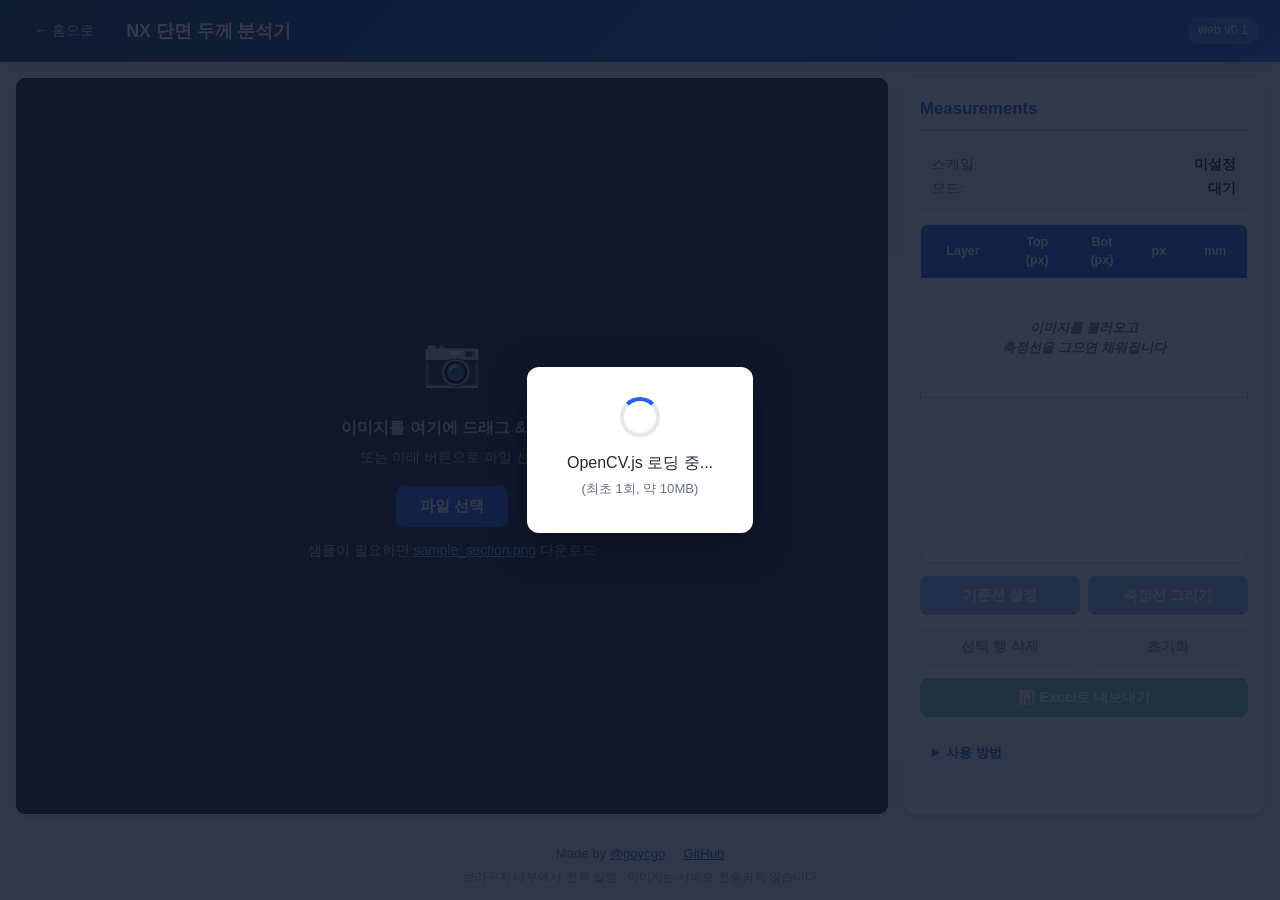
<file: docs/standalone/nx-section-analyzer.html>
<!DOCTYPE html>
<html lang="ko">
<head>
    <meta charset="UTF-8">
    <meta name="viewport" content="width=device-width, initial-scale=1.0">
    <title>NX 단면 두께 분석기 - yonchelee.com</title>
    <style>
        :root {
            --primary: #2563eb;
            --primary-dark: #1d4ed8;
            --bg: #0f172a;
            --panel: #ffffff;
            --panel-alt: #f1f5f9;
            --text: #1e293b;
            --text-light: #64748b;
            --border: #cbd5e1;
            --accent: #059669;
            --danger: #dc2626;
            --shadow: 0 2px 10px rgba(15, 23, 42, 0.12);
        }
        * { margin: 0; padding: 0; box-sizing: border-box; }
        html, body { height: 100%; }
        body {
            font-family: -apple-system, BlinkMacSystemFont, "Segoe UI", Roboto, "Helvetica Neue", Arial, sans-serif;
            background: var(--panel-alt);
            color: var(--text);
            line-height: 1.5;
            display: flex;
            flex-direction: column;
        }
        .topbar {
            background: linear-gradient(135deg, #1e3a5f 0%, #2563eb 100%);
            color: #fff;
            padding: 14px 22px;
            display: flex;
            align-items: center;
            gap: 20px;
            box-shadow: var(--shadow);
            flex: 0 0 auto;
        }
        .topbar h1 { font-size: 1.1rem; font-weight: 600; flex: 1; }
        .topbar .back {
            color: #e0e7ff; text-decoration: none; font-size: 0.9rem;
            padding: 6px 12px; border-radius: 6px; transition: background 0.2s;
        }
        .topbar .back:hover { background: rgba(255,255,255,0.12); }
        .topbar .version {
            font-size: 0.78rem; background: rgba(255,255,255,0.18);
            padding: 4px 10px; border-radius: 12px;
        }
        .layout {
            flex: 1 1 auto; display: grid;
            grid-template-columns: 1fr 360px;
            gap: 16px; padding: 16px; min-height: 0;
        }
        .canvas-area {
            background: var(--bg); border-radius: 10px;
            overflow: hidden; position: relative; box-shadow: var(--shadow);
        }
        .drop-zone {
            width: 100%; height: 100%; position: relative;
            overflow: auto; display: flex;
            justify-content: center; align-items: center;
        }
        .drop-zone.dragover {
            outline: 3px dashed #60a5fa; outline-offset: -10px;
            background: rgba(96, 165, 250, 0.08);
        }
        #main-canvas {
            display: block; background: #1e293b;
            cursor: grab; max-width: 100%; height: auto;
        }
        #main-canvas.mode-crosshair { cursor: crosshair; }
        .drop-hint {
            position: absolute; inset: 0; display: flex;
            flex-direction: column; align-items: center; justify-content: center;
            color: #cbd5e1; text-align: center; pointer-events: none;
        }
        .drop-hint.hidden { display: none; }
        .drop-hint > * { pointer-events: auto; }
        .hint-icon { font-size: 3rem; margin-bottom: 14px; }
        .drop-hint p { margin: 4px 0; }
        .drop-hint .hint-sub { font-size: 0.86rem; opacity: 0.8; }
        .drop-hint a { color: #93c5fd; }
        .drop-hint button {
            margin-top: 14px; background: var(--primary); color: #fff;
            border: none; padding: 10px 24px; border-radius: 8px;
            font-size: 0.95rem; font-weight: 600; cursor: pointer;
        }
        .drop-hint button:hover { background: var(--primary-dark); }
        .panel {
            background: var(--panel); border-radius: 10px;
            padding: 18px 16px; display: flex; flex-direction: column;
            gap: 12px; box-shadow: var(--shadow); overflow-y: auto;
        }
        .panel h2 {
            font-size: 1.05rem; color: var(--primary);
            padding-bottom: 8px; border-bottom: 2px solid var(--border);
        }
        .status-box {
            background: var(--panel-alt); border-radius: 8px;
            padding: 10px 12px; font-size: 0.85rem;
        }
        .status-row { display: flex; justify-content: space-between; padding: 2px 0; }
        .status-label { color: var(--text-light); }
        #status-scale, #status-mode { font-weight: 600; }
        .table-wrap {
            flex: 1 1 auto; min-height: 160px; max-height: 340px;
            overflow-y: auto; border: 1px solid var(--border); border-radius: 8px;
        }
        #measurements-table {
            width: 100%; border-collapse: collapse; font-size: 0.82rem;
        }
        #measurements-table th {
            background: var(--primary); color: #fff; padding: 8px 6px;
            text-align: center; position: sticky; top: 0;
            font-weight: 600; font-size: 0.78rem;
        }
        #measurements-table td {
            padding: 8px 6px; border-bottom: 1px solid var(--border);
            text-align: right; font-variant-numeric: tabular-nums;
        }
        #measurements-table td:first-child { text-align: left; font-weight: 600; }
        #measurements-table tr:hover td { background: #eff6ff; }
        #measurements-table tr.selected td { background: #dbeafe; }
        #measurements-table td[contenteditable="true"] {
            outline: 1px dashed var(--primary); outline-offset: -3px; background: #fefce8;
        }
        .empty-row td {
            text-align: center !important; color: var(--text-light);
            font-style: italic; padding: 40px 10px !important;
        }
        button {
            font-family: inherit; font-size: 0.88rem; font-weight: 600;
            padding: 10px 14px; border: none; border-radius: 7px;
            cursor: pointer; background: var(--primary); color: #fff;
            transition: background 0.15s, opacity 0.15s;
        }
        button:hover:not(:disabled) { background: var(--primary-dark); }
        button:disabled { opacity: 0.45; cursor: not-allowed; }
        button.secondary { background: #e2e8f0; color: var(--text); }
        button.secondary:hover:not(:disabled) { background: #cbd5e1; }
        button.primary { background: var(--accent); }
        button.primary:hover:not(:disabled) { background: #047857; }
        .btn-group { display: grid; grid-template-columns: 1fr 1fr; gap: 8px; }
        .help-box {
            background: var(--panel-alt); border-radius: 8px;
            padding: 10px 12px; font-size: 0.82rem;
        }
        .help-box summary { cursor: pointer; font-weight: 600; color: var(--primary); padding: 4px 0; }
        .help-box ol { margin: 10px 0 6px 20px; line-height: 1.8; }
        .help-box .note { color: var(--text-light); font-size: 0.78rem; margin-top: 6px; }
        .modal {
            position: fixed; inset: 0; background: rgba(15, 23, 42, 0.6);
            display: flex; justify-content: center; align-items: center; z-index: 1000;
        }
        .modal.hidden { display: none; }
        .modal-box {
            background: var(--panel); border-radius: 12px;
            padding: 24px 28px; min-width: 340px; max-width: 90vw;
            box-shadow: 0 10px 40px rgba(0,0,0,0.3);
        }
        .modal-box h3 { font-size: 1.1rem; margin-bottom: 10px; color: var(--primary); }
        .modal-box p { font-size: 0.9rem; color: var(--text-light); margin-bottom: 14px; }
        .modal-box label { display: block; font-size: 0.85rem; font-weight: 600; margin-bottom: 6px; }
        .modal-box input[type="number"] {
            width: 100%; font-size: 1rem; padding: 10px 12px;
            border: 1px solid var(--border); border-radius: 7px; font-family: inherit;
        }
        .modal-box input[type="number"]:focus { outline: 2px solid var(--primary); outline-offset: -1px; }
        .modal-buttons { display: flex; justify-content: flex-end; gap: 8px; margin-top: 18px; }
        .toast {
            position: fixed; bottom: 24px; left: 50%; transform: translateX(-50%);
            background: var(--text); color: #fff; padding: 12px 22px;
            border-radius: 24px; font-size: 0.9rem;
            box-shadow: 0 6px 20px rgba(0,0,0,0.25); z-index: 2000; transition: opacity 0.3s;
        }
        .toast.hidden { opacity: 0; pointer-events: none; }
        #loading-overlay {
            position: fixed; inset: 0; background: rgba(15, 23, 42, 0.85);
            z-index: 3000; display: flex; justify-content: center;
            align-items: center; transition: opacity 0.4s;
        }
        #loading-overlay.hidden { opacity: 0; pointer-events: none; }
        .loading-box {
            background: #fff; padding: 30px 40px; border-radius: 12px;
            text-align: center; box-shadow: 0 10px 40px rgba(0,0,0,0.4);
        }
        .loading-box p { margin: 4px 0; }
        .loading-box .note { color: var(--text-light); font-size: 0.82rem; }
        .spinner {
            width: 40px; height: 40px; border: 4px solid #e2e8f0;
            border-top-color: var(--primary); border-radius: 50%;
            animation: spin 0.9s linear infinite; margin: 0 auto 14px;
        }
        @keyframes spin { to { transform: rotate(360deg); } }
        .sitefoot {
            text-align: center; padding: 14px 20px; font-size: 0.82rem;
            color: var(--text-light); flex: 0 0 auto;
        }
        .sitefoot a { color: var(--primary); }
        .sitefoot .note { font-size: 0.76rem; margin-top: 4px; opacity: 0.7; }
        @media (max-width: 900px) {
            .layout { grid-template-columns: 1fr; grid-template-rows: 1fr auto; }
            .panel { max-height: 50vh; }
            .canvas-area { min-height: 400px; }
        }
    </style>
</head>
<body>

<header class="topbar">
    <a href="/" class="back">&larr; 홈으로</a>
    <h1>NX 단면 두께 분석기</h1>
    <span class="version">web v0.1</span>
</header>

<div id="loading-overlay">
    <div class="loading-box">
        <div class="spinner"></div>
        <p>OpenCV.js 로딩 중...</p>
        <p class="note">(최초 1회, 약 10MB)</p>
    </div>
</div>

<main class="layout">
    <section class="canvas-area">
        <div id="drop-zone" class="drop-zone">
            <canvas id="main-canvas"></canvas>
            <div id="drop-hint" class="drop-hint">
                <div class="hint-icon">📷</div>
                <p><strong>이미지를 여기에 드래그 &amp; 드롭</strong></p>
                <p class="hint-sub">또는 아래 버튼으로 파일 선택</p>
                <button type="button" id="btn-open-file">파일 선택</button>
                <input type="file" id="file-input" accept="image/*" hidden>
                <p class="hint-sub" style="margin-top:14px;">
                    샘플이 필요하면
                    <a href="https://raw.githubusercontent.com/yonchelee/sc_auto_measure/main/docs/sample_section.png" download="sample_section.png">sample_section.png</a>
                    다운로드
                </p>
            </div>
        </div>
    </section>

    <aside class="panel">
        <h2>Measurements</h2>
        <div class="status-box">
            <div class="status-row">
                <span class="status-label">스케일:</span>
                <span id="status-scale">미설정</span>
            </div>
            <div class="status-row">
                <span class="status-label">모드:</span>
                <span id="status-mode">대기</span>
            </div>
        </div>
        <div class="table-wrap">
            <table id="measurements-table">
                <thead>
                    <tr><th>Layer</th><th>Top<br>(px)</th><th>Bot<br>(px)</th><th>px</th><th>mm</th></tr>
                </thead>
                <tbody id="table-body">
                    <tr class="empty-row">
                        <td colspan="5">이미지를 불러오고<br>측정선을 그으면 채워집니다</td>
                    </tr>
                </tbody>
            </table>
        </div>
        <div class="btn-group">
            <button type="button" id="btn-scale" disabled>기준선 설정</button>
            <button type="button" id="btn-measure" disabled>측정선 그리기</button>
        </div>
        <div class="btn-group">
            <button type="button" id="btn-delete" class="secondary" disabled>선택 행 삭제</button>
            <button type="button" id="btn-clear" class="secondary" disabled>초기화</button>
        </div>
        <button type="button" id="btn-export" class="primary" disabled>📊 Excel로 내보내기</button>
        <div class="help-box">
            <details>
                <summary>사용 방법</summary>
                <ol>
                    <li>이미지를 캔버스에 드래그&amp;드롭</li>
                    <li><strong>기준선 설정</strong> 클릭 → 실제 길이 아는 두 점 클릭 → mm 입력</li>
                    <li><strong>측정선 그리기</strong> 클릭 → 적층부 두 점 클릭 (수직 스냅, Shift=자유)</li>
                    <li>자동 검출된 레이어를 확인 → <strong>Excel 내보내기</strong></li>
                </ol>
                <p class="note">💡 휠: 확대/축소 · 드래그: 이미지 스크롤</p>
            </details>
        </div>
    </aside>
</main>

<footer class="sitefoot">
    <p>Made by <a href="https://www.instagram.com/goycgo" target="_blank">@goycgo</a>
       &nbsp;·&nbsp;
       <a href="https://github.com/yonchelee/sc_auto_measure" target="_blank">GitHub</a>
    </p>
    <p class="note">브라우저 내부에서 전부 실행 · 이미지는 서버로 전송되지 않습니다</p>
</footer>

<div id="scale-dialog" class="modal hidden">
    <div class="modal-box">
        <h3>기준선 실제 길이 입력</h3>
        <p>클릭한 두 점의 픽셀 거리: <b id="dialog-pixel-distance">-</b></p>
        <label for="dialog-mm">실제 길이 (mm)</label>
        <input type="number" id="dialog-mm" step="0.001" min="0.001" value="10">
        <div class="modal-buttons">
            <button type="button" id="dialog-cancel" class="secondary">취소</button>
            <button type="button" id="dialog-ok" class="primary">확인</button>
        </div>
    </div>
</div>

<div id="toast" class="toast hidden"></div>

<script>
    window.Module = {
        onRuntimeInitialized() {
            document.getElementById('loading-overlay').classList.add('hidden');
            window.__cvReady = true;
            document.dispatchEvent(new CustomEvent('cv-ready'));
        }
    };
</script>
<script async src="https://docs.opencv.org/4.9.0/opencv.js"></script>
<script src="https://cdn.sheetjs.com/xlsx-0.20.1/package/dist/xlsx.full.min.js"></script>

<script>
(() => {
    'use strict';

    const state = {
        image: null, imageName: null,
        mode: 'IDLE', pendingPoint: null,
        scale: { p1: null, p2: null, realMm: null, mmPerPixel: null },
        measureLine: null,
        layers: [],
        view: { scale: 1, tx: 0, ty: 0 },
        selectedRow: -1,
    };

    const dom = {
        canvas: document.getElementById('main-canvas'),
        dropZone: document.getElementById('drop-zone'),
        dropHint: document.getElementById('drop-hint'),
        btnOpenFile: document.getElementById('btn-open-file'),
        fileInput: document.getElementById('file-input'),
        btnScale: document.getElementById('btn-scale'),
        btnMeasure: document.getElementById('btn-measure'),
        btnDelete: document.getElementById('btn-delete'),
        btnClear: document.getElementById('btn-clear'),
        btnExport: document.getElementById('btn-export'),
        tableBody: document.getElementById('table-body'),
        statusScale: document.getElementById('status-scale'),
        statusMode: document.getElementById('status-mode'),
        scaleDialog: document.getElementById('scale-dialog'),
        dialogPixelDistance: document.getElementById('dialog-pixel-distance'),
        dialogMm: document.getElementById('dialog-mm'),
        dialogOk: document.getElementById('dialog-ok'),
        dialogCancel: document.getElementById('dialog-cancel'),
        toast: document.getElementById('toast'),
    };

    const ctx = dom.canvas.getContext('2d');

    let toastTimer = null;
    function toast(msg, ms = 2400) {
        dom.toast.textContent = msg;
        dom.toast.classList.remove('hidden');
        clearTimeout(toastTimer);
        toastTimer = setTimeout(() => dom.toast.classList.add('hidden'), ms);
    }

    function loadImageFromFile(file) {
        if (!file || !file.type.startsWith('image/')) { toast('이미지 파일이 아닙니다.'); return; }
        const reader = new FileReader();
        reader.onload = (e) => {
            const img = new Image();
            img.onload = () => {
                state.image = img; state.imageName = file.name;
                state.layers = [];
                state.scale = { p1: null, p2: null, realMm: null, mmPerPixel: null };
                state.measureLine = null; state.mode = 'IDLE'; state.pendingPoint = null;
                resetView(); resizeCanvas(); render(); refreshUI();
                dom.dropHint.classList.add('hidden');
                toast('이미지 로드: ' + file.name);
            };
            img.onerror = () => toast('이미지 디코드 실패');
            img.src = e.target.result;
        };
        reader.readAsDataURL(file);
    }

    function resetView() {
        if (!state.image) return;
        const cw = dom.canvas.clientWidth, ch = dom.canvas.clientHeight;
        const iw = state.image.naturalWidth, ih = state.image.naturalHeight;
        const s = Math.min(cw / iw, ch / ih, 1);
        state.view.scale = s;
        state.view.tx = (cw - iw * s) / 2;
        state.view.ty = (ch - ih * s) / 2;
    }

    function resizeCanvas() {
        const rect = dom.dropZone.getBoundingClientRect();
        const dpr = window.devicePixelRatio || 1;
        dom.canvas.width = rect.width * dpr;
        dom.canvas.height = rect.height * dpr;
        dom.canvas.style.width = rect.width + 'px';
        dom.canvas.style.height = rect.height + 'px';
        ctx.setTransform(dpr, 0, 0, dpr, 0, 0);
    }

    function canvasToImage(cx, cy) {
        return { x: (cx - state.view.tx) / state.view.scale, y: (cy - state.view.ty) / state.view.scale };
    }
    function imageToCanvas(ix, iy) {
        return { x: ix * state.view.scale + state.view.tx, y: iy * state.view.scale + state.view.ty };
    }

    function render() {
        const w = dom.canvas.clientWidth, h = dom.canvas.clientHeight;
        ctx.save(); ctx.fillStyle = '#1e293b'; ctx.fillRect(0, 0, w, h); ctx.restore();
        if (!state.image) return;
        ctx.save();
        ctx.translate(state.view.tx, state.view.ty);
        ctx.scale(state.view.scale, state.view.scale);
        ctx.drawImage(state.image, 0, 0);
        ctx.restore();
        drawOverlays();
    }

    function drawOverlays() {
        if (state.scale.p1 && state.scale.p2) {
            drawLine(state.scale.p1, state.scale.p2, '#60a5fa', 2);
            drawDot(state.scale.p1, '#60a5fa');
            drawDot(state.scale.p2, '#60a5fa');
        }
        if (state.pendingPoint) drawDot(state.pendingPoint, '#fbbf24');
        if (state.measureLine) drawLine(state.measureLine.p1, state.measureLine.p2, '#34d399', 2);
        if (state.layers.length && state.measureLine) {
            const { p1 } = state.measureLine;
            const boundaries = state.layers.map(l => l.yTop);
            boundaries.push(state.layers[state.layers.length - 1].yBot);
            for (let i = 0; i < boundaries.length; i++) {
                const cp = imageToCanvas(p1.x, boundaries[i]);
                ctx.save(); ctx.strokeStyle = '#ef4444'; ctx.lineWidth = 2;
                ctx.beginPath(); ctx.moveTo(cp.x - 24, cp.y); ctx.lineTo(cp.x + 24, cp.y); ctx.stroke();
                ctx.fillStyle = '#ef4444'; ctx.font = '12px -apple-system, sans-serif';
                ctx.fillText('b' + i, cp.x + 28, cp.y + 4); ctx.restore();
            }
        }
    }

    function drawLine(p1, p2, color, width) {
        const a = imageToCanvas(p1.x, p1.y), b = imageToCanvas(p2.x, p2.y);
        ctx.save(); ctx.strokeStyle = color; ctx.lineWidth = width;
        ctx.beginPath(); ctx.moveTo(a.x, a.y); ctx.lineTo(b.x, b.y); ctx.stroke(); ctx.restore();
    }
    function drawDot(p, color) {
        const a = imageToCanvas(p.x, p.y);
        ctx.save(); ctx.fillStyle = color;
        ctx.beginPath(); ctx.arc(a.x, a.y, 4, 0, Math.PI * 2); ctx.fill(); ctx.restore();
    }

    function setMode(mode) {
        state.mode = mode; state.pendingPoint = null;
        if (mode === 'IDLE') {
            dom.statusMode.textContent = '탐색';
            dom.canvas.classList.remove('mode-crosshair');
        } else if (mode === 'SET_SCALE') {
            dom.statusMode.textContent = '기준선 설정 (두 점 클릭)';
            dom.canvas.classList.add('mode-crosshair');
        } else if (mode === 'DRAW_MEASURE_LINE') {
            dom.statusMode.textContent = '측정선 그리기 (두 점 클릭)';
            dom.canvas.classList.add('mode-crosshair');
        }
        render();
    }

    function refreshUI() {
        const hasImage = !!state.image, hasLayers = state.layers.length > 0;
        dom.btnScale.disabled = !hasImage;
        dom.btnMeasure.disabled = !hasImage;
        dom.btnClear.disabled = !hasLayers;
        dom.btnDelete.disabled = !hasLayers || state.selectedRow < 0;
        dom.btnExport.disabled = !hasLayers;
        dom.statusScale.textContent = state.scale.mmPerPixel
            ? state.scale.mmPerPixel.toFixed(5) + ' mm/px' : '미설정';
        renderTable();
    }

    dom.canvas.addEventListener('mousedown', (e) => {
        if (!state.image || e.button !== 0) return;
        const rect = dom.canvas.getBoundingClientRect();
        const cx = e.clientX - rect.left, cy = e.clientY - rect.top;
        if (state.mode === 'IDLE') { panStart(cx, cy); return; }
        const imgPt = canvasToImage(cx, cy);
        if (!state.pendingPoint) { state.pendingPoint = imgPt; toast('두 번째 점을 클릭하세요'); render(); return; }
        const p1 = state.pendingPoint;
        let p2 = imgPt;
        state.pendingPoint = null;
        if (state.mode === 'SET_SCALE') {
            state.scale.p1 = p1; state.scale.p2 = p2;
            openScaleDialog(p1, p2); setMode('IDLE');
        } else if (state.mode === 'DRAW_MEASURE_LINE') {
            if (!e.shiftKey) p2 = { x: p1.x, y: p2.y };
            state.measureLine = { p1, p2 }; setMode('IDLE'); runEdgeDetection();
        }
    });

    let panning = null;
    function panStart(cx, cy) {
        panning = { cx, cy, tx: state.view.tx, ty: state.view.ty };
        dom.canvas.style.cursor = 'grabbing';
    }
    window.addEventListener('mousemove', (e) => {
        if (!panning) return;
        const rect = dom.canvas.getBoundingClientRect();
        state.view.tx = panning.tx + (e.clientX - rect.left - panning.cx);
        state.view.ty = panning.ty + (e.clientY - rect.top - panning.cy);
        render();
    });
    window.addEventListener('mouseup', () => { if (panning) { panning = null; dom.canvas.style.cursor = ''; } });

    dom.canvas.addEventListener('wheel', (e) => {
        if (!state.image) return;
        e.preventDefault();
        const rect = dom.canvas.getBoundingClientRect();
        const cx = e.clientX - rect.left, cy = e.clientY - rect.top;
        const factor = e.deltaY < 0 ? 1.15 : 1 / 1.15;
        const imgPt = canvasToImage(cx, cy);
        state.view.scale = Math.max(0.05, Math.min(20, state.view.scale * factor));
        state.view.tx = cx - imgPt.x * state.view.scale;
        state.view.ty = cy - imgPt.y * state.view.scale;
        render();
    }, { passive: false });

    ['dragenter', 'dragover'].forEach(ev => {
        dom.dropZone.addEventListener(ev, e => { e.preventDefault(); e.stopPropagation(); dom.dropZone.classList.add('dragover'); });
    });
    ['dragleave', 'drop'].forEach(ev => {
        dom.dropZone.addEventListener(ev, e => { e.preventDefault(); e.stopPropagation(); dom.dropZone.classList.remove('dragover'); });
    });
    dom.dropZone.addEventListener('drop', e => { const f = e.dataTransfer?.files?.[0]; if (f) loadImageFromFile(f); });
    dom.btnOpenFile.addEventListener('click', () => dom.fileInput.click());
    dom.fileInput.addEventListener('change', e => { const f = e.target.files?.[0]; if (f) loadImageFromFile(f); dom.fileInput.value = ''; });

    function openScaleDialog(p1, p2) {
        const dist = Math.hypot(p2.x - p1.x, p2.y - p1.y);
        dom.dialogPixelDistance.textContent = dist.toFixed(2) + ' px';
        dom.dialogMm.value = '10';
        dom.scaleDialog.classList.remove('hidden');
        setTimeout(() => dom.dialogMm.focus(), 50);
        dom.scaleDialog.dataset.pixelDistance = String(dist);
    }
    function closeScaleDialog() { dom.scaleDialog.classList.add('hidden'); }
    dom.dialogCancel.addEventListener('click', () => { state.scale.p1 = null; state.scale.p2 = null; closeScaleDialog(); render(); });
    dom.dialogOk.addEventListener('click', () => {
        const dist = parseFloat(dom.scaleDialog.dataset.pixelDistance);
        const mm = parseFloat(dom.dialogMm.value);
        if (!(dist > 0) || !(mm > 0)) { toast('올바른 값을 입력하세요'); return; }
        state.scale.realMm = mm; state.scale.mmPerPixel = mm / dist;
        closeScaleDialog();
        for (const l of state.layers) l.thicknessMm = l.thicknessPx * state.scale.mmPerPixel;
        refreshUI(); render(); toast('스케일 보정: ' + state.scale.mmPerPixel.toFixed(5) + ' mm/px');
    });
    dom.dialogMm.addEventListener('keydown', e => { if (e.key === 'Enter') dom.dialogOk.click(); if (e.key === 'Escape') dom.dialogCancel.click(); });

    dom.btnScale.addEventListener('click', () => setMode('SET_SCALE'));
    dom.btnMeasure.addEventListener('click', () => {
        if (!state.scale.mmPerPixel && !confirm('기준선이 설정되지 않았습니다. 계속하시겠습니까?\n(mm 값은 0으로 표시됩니다)')) return;
        setMode('DRAW_MEASURE_LINE');
    });
    dom.btnClear.addEventListener('click', () => { state.layers = []; state.measureLine = null; state.selectedRow = -1; refreshUI(); render(); });
    dom.btnDelete.addEventListener('click', () => {
        if (state.selectedRow < 0) return;
        state.layers.splice(state.selectedRow, 1);
        state.layers.forEach((l, i) => { l.name = 'Layer ' + (i + 1); });
        state.selectedRow = -1; refreshUI(); render();
    });
    dom.btnExport.addEventListener('click', exportXlsx);

    function runEdgeDetection() {
        if (!window.__cvReady) { toast('OpenCV.js 아직 로딩 중...'); return; }
        if (!state.measureLine || !state.image) return;
        const { p1, p2 } = state.measureLine;
        const off = document.createElement('canvas');
        off.width = state.image.naturalWidth; off.height = state.image.naturalHeight;
        off.getContext('2d').drawImage(state.image, 0, 0);
        let src, gray, blurred, edges;
        try {
            src = cv.imread(off);
            gray = new cv.Mat(); cv.cvtColor(src, gray, cv.COLOR_RGBA2GRAY);
            blurred = new cv.Mat(); cv.GaussianBlur(gray, blurred, new cv.Size(3, 3), 0);
            const data = blurred.data;
            const sorted = Array.from(data).sort((a, b) => a - b);
            const median = sorted[Math.floor(sorted.length / 2)];
            const sigma = 0.33;
            const low = Math.max(0, (1 - sigma) * median);
            const high = Math.min(255, (1 + sigma) * median);
            edges = new cv.Mat(); cv.Canny(blurred, edges, low, Math.max(low + 1, high));
            const w = edges.cols, h = edges.rows;
            const len = Math.max(Math.round(Math.max(Math.abs(p2.x - p1.x), Math.abs(p2.y - p1.y))) + 1, 2);
            const hits = [], edgeData = edges.data;
            for (let i = 0; i < len; i++) {
                const t = i / (len - 1);
                const xi = Math.min(w - 1, Math.max(0, Math.round(p1.x + (p2.x - p1.x) * t)));
                const yi = Math.min(h - 1, Math.max(0, Math.round(p1.y + (p2.y - p1.y) * t)));
                if (edgeData[yi * w + xi] > 0) hits.push(i);
            }
            const mergeGap = 2, groups = [];
            for (const idx of hits) {
                if (groups.length && idx - groups[groups.length - 1][groups[groups.length - 1].length - 1] <= mergeGap)
                    groups[groups.length - 1].push(idx);
                else groups.push([idx]);
            }
            const boundaryTs = groups.map(g => g.reduce((a, b) => a + b, 0) / g.length);
            if (boundaryTs.length < 2) { toast('레이어를 찾지 못했습니다. 측정선 위치를 조정하세요.'); return; }
            const total = len - 1;
            const verticalDominant = Math.abs(p2.y - p1.y) >= Math.abs(p2.x - p1.x);
            const tToY = t => p1.y + (p2.y - p1.y) * (t / total);
            const layers = [];
            for (let i = 0; i < boundaryTs.length - 1; i++) {
                const yTop = tToY(boundaryTs[i]), yBot = tToY(boundaryTs[i + 1]);
                let thicknessPx = verticalDominant ? Math.abs(yBot - yTop) : Math.abs(boundaryTs[i + 1] - boundaryTs[i]);
                if (thicknessPx < 2) continue;
                layers.push({
                    name: 'Layer ' + (layers.length + 1), yTop, yBot, thicknessPx,
                    thicknessMm: state.scale.mmPerPixel ? thicknessPx * state.scale.mmPerPixel : 0,
                });
            }
            state.layers = layers; state.selectedRow = -1; refreshUI(); render();
            toast(layers.length + '개 레이어 검출');
        } catch (err) { console.error(err); toast('검출 실패: ' + err.message);
        } finally { if (src) src.delete(); if (gray) gray.delete(); if (blurred) blurred.delete(); if (edges) edges.delete(); }
    }

    function renderTable() {
        if (state.layers.length === 0) {
            dom.tableBody.innerHTML = '<tr class="empty-row"><td colspan="5">이미지를 불러오고<br>측정선을 그으면 채워집니다</td></tr>';
            return;
        }
        dom.tableBody.innerHTML = state.layers.map((l, i) =>
            '<tr' + (i === state.selectedRow ? ' class="selected"' : '') + ' data-row="' + i + '">' +
            '<td contenteditable="true">' + esc(l.name) + '</td>' +
            '<td>' + l.yTop.toFixed(1) + '</td><td>' + l.yBot.toFixed(1) + '</td>' +
            '<td>' + l.thicknessPx.toFixed(1) + '</td><td>' + l.thicknessMm.toFixed(3) + '</td></tr>'
        ).join('');
        dom.tableBody.querySelectorAll('tr').forEach(tr => {
            const idx = parseInt(tr.dataset.row, 10);
            tr.addEventListener('click', e => { if (!e.target.isContentEditable) { state.selectedRow = idx; refreshUI(); } });
            const nc = tr.querySelector('td[contenteditable]');
            if (nc) {
                nc.addEventListener('blur', () => { state.layers[idx].name = nc.textContent.trim() || 'Layer ' + (idx + 1); });
                nc.addEventListener('keydown', e => { if (e.key === 'Enter') { e.preventDefault(); nc.blur(); } });
            }
        });
    }
    function esc(s) { return String(s).replace(/&/g,'&amp;').replace(/</g,'&lt;').replace(/>/g,'&gt;').replace(/"/g,'&quot;'); }

    function exportXlsx() {
        if (!state.layers.length) { toast('내보낼 데이터가 없습니다'); return; }
        if (typeof XLSX === 'undefined') { toast('SheetJS 로딩 중...'); return; }
        const rows = [
            ['Image', state.imageName || ''],
            ['mm per pixel', state.scale.mmPerPixel || 'n/a'],
            [],
            ['Layer', 'Top (px)', 'Bottom (px)', 'Thickness (px)', 'Thickness (mm)'],
        ];
        for (const l of state.layers) rows.push([l.name, rd(l.yTop,2), rd(l.yBot,2), rd(l.thicknessPx,2), rd(l.thicknessMm,4)]);
        const ws = XLSX.utils.aoa_to_sheet(rows);
        ws['!cols'] = [{wch:18},{wch:12},{wch:12},{wch:15},{wch:15}];
        const wb = XLSX.utils.book_new();
        XLSX.utils.book_append_sheet(wb, ws, (state.imageName||'Measurement').replace(/\.[^.]+$/,'').slice(0,31));
        XLSX.writeFile(wb, (state.imageName||'measurements').replace(/\.[^.]+$/,'') + '_measurements.xlsx');
        toast('Excel 파일 다운로드 완료');
    }
    function rd(v, n) { const p = Math.pow(10, n); return Math.round((v||0)*p)/p; }

    window.addEventListener('resize', () => { resizeCanvas(); if (state.image) render(); });
    resizeCanvas(); render(); refreshUI();
})();
</script>

</body>
</html>
</file>
<file: docs/measure/style.css>
/* ─── NX Section Analyzer — Web ───────────────────── */
:root {
    --primary: #2563eb;
    --primary-dark: #1d4ed8;
    --bg: #0f172a;
    --panel: #ffffff;
    --panel-alt: #f1f5f9;
    --text: #1e293b;
    --text-light: #64748b;
    --border: #cbd5e1;
    --accent: #059669;
    --danger: #dc2626;
    --shadow: 0 2px 10px rgba(15, 23, 42, 0.12);
}

* { margin: 0; padding: 0; box-sizing: border-box; }

html, body { height: 100%; }

body {
    font-family: -apple-system, BlinkMacSystemFont, "Segoe UI", Roboto, "Helvetica Neue", Arial, sans-serif;
    background: var(--panel-alt);
    color: var(--text);
    line-height: 1.5;
    display: flex;
    flex-direction: column;
}

/* ─── Topbar ──────────────────────────────────────── */
.topbar {
    background: linear-gradient(135deg, #1e3a5f 0%, #2563eb 100%);
    color: #fff;
    padding: 14px 22px;
    display: flex;
    align-items: center;
    gap: 20px;
    box-shadow: var(--shadow);
    flex: 0 0 auto;
}
.topbar h1 {
    font-size: 1.1rem;
    font-weight: 600;
    flex: 1;
}
.topbar .back {
    color: #e0e7ff;
    text-decoration: none;
    font-size: 0.9rem;
    padding: 6px 12px;
    border-radius: 6px;
    transition: background 0.2s;
}
.topbar .back:hover { background: rgba(255,255,255,0.12); }
.topbar .version {
    font-size: 0.78rem;
    background: rgba(255,255,255,0.18);
    padding: 4px 10px;
    border-radius: 12px;
}

/* ─── Main layout ─────────────────────────────────── */
.layout {
    flex: 1 1 auto;
    display: grid;
    grid-template-columns: 1fr 360px;
    gap: 16px;
    padding: 16px;
    min-height: 0;
}

/* ─── Canvas area ─────────────────────────────────── */
.canvas-area {
    background: var(--bg);
    border-radius: 10px;
    overflow: hidden;
    position: relative;
    box-shadow: var(--shadow);
}
.drop-zone {
    width: 100%;
    height: 100%;
    position: relative;
    overflow: auto;
    display: flex;
    justify-content: center;
    align-items: center;
}
.drop-zone.dragover {
    outline: 3px dashed #60a5fa;
    outline-offset: -10px;
    background: rgba(96, 165, 250, 0.08);
}
#main-canvas {
    display: block;
    background: #1e293b;
    cursor: grab;
    max-width: 100%;
    height: auto;
}
#main-canvas.mode-crosshair { cursor: crosshair; }

.drop-hint {
    position: absolute;
    inset: 0;
    display: flex;
    flex-direction: column;
    align-items: center;
    justify-content: center;
    color: #cbd5e1;
    text-align: center;
    pointer-events: none;
}
.drop-hint.hidden { display: none; }
.drop-hint > * { pointer-events: auto; }
.hint-icon { font-size: 3rem; margin-bottom: 14px; }
.drop-hint p { margin: 4px 0; }
.drop-hint .hint-sub {
    font-size: 0.86rem;
    opacity: 0.8;
}
.drop-hint a { color: #93c5fd; }
.drop-hint button {
    margin-top: 14px;
    background: var(--primary);
    color: #fff;
    border: none;
    padding: 10px 24px;
    border-radius: 8px;
    font-size: 0.95rem;
    font-weight: 600;
    cursor: pointer;
}
.drop-hint button:hover { background: var(--primary-dark); }

/* ─── Panel ───────────────────────────────────────── */
.panel {
    background: var(--panel);
    border-radius: 10px;
    padding: 18px 16px;
    display: flex;
    flex-direction: column;
    gap: 12px;
    box-shadow: var(--shadow);
    overflow-y: auto;
}
.panel h2 {
    font-size: 1.05rem;
    color: var(--primary);
    padding-bottom: 8px;
    border-bottom: 2px solid var(--border);
}

/* ─── Status ──────────────────────────────────────── */
.status-box {
    background: var(--panel-alt);
    border-radius: 8px;
    padding: 10px 12px;
    font-size: 0.85rem;
}
.status-row {
    display: flex;
    justify-content: space-between;
    padding: 2px 0;
}
.status-label { color: var(--text-light); }
#status-scale, #status-mode { font-weight: 600; }

/* ─── Table ───────────────────────────────────────── */
.table-wrap {
    flex: 1 1 auto;
    min-height: 160px;
    max-height: 340px;
    overflow-y: auto;
    border: 1px solid var(--border);
    border-radius: 8px;
}
#measurements-table {
    width: 100%;
    border-collapse: collapse;
    font-size: 0.82rem;
}
#measurements-table th {
    background: var(--primary);
    color: #fff;
    padding: 8px 6px;
    text-align: center;
    position: sticky;
    top: 0;
    font-weight: 600;
    font-size: 0.78rem;
}
#measurements-table td {
    padding: 8px 6px;
    border-bottom: 1px solid var(--border);
    text-align: right;
    font-variant-numeric: tabular-nums;
}
#measurements-table td:first-child {
    text-align: left;
    font-weight: 600;
}
#measurements-table tr:hover td { background: #eff6ff; }
#measurements-table tr.selected td { background: #dbeafe; }
#measurements-table td[contenteditable="true"] {
    outline: 1px dashed var(--primary);
    outline-offset: -3px;
    background: #fefce8;
}
.empty-row td {
    text-align: center !important;
    color: var(--text-light);
    font-style: italic;
    padding: 40px 10px !important;
}

/* ─── Buttons ─────────────────────────────────────── */
button {
    font-family: inherit;
    font-size: 0.88rem;
    font-weight: 600;
    padding: 10px 14px;
    border: none;
    border-radius: 7px;
    cursor: pointer;
    background: var(--primary);
    color: #fff;
    transition: background 0.15s, opacity 0.15s;
}
button:hover:not(:disabled) { background: var(--primary-dark); }
button:disabled {
    opacity: 0.45;
    cursor: not-allowed;
}
button.secondary {
    background: #e2e8f0;
    color: var(--text);
}
button.secondary:hover:not(:disabled) { background: #cbd5e1; }
button.primary {
    background: var(--accent);
}
button.primary:hover:not(:disabled) { background: #047857; }

.btn-group {
    display: grid;
    grid-template-columns: 1fr 1fr;
    gap: 8px;
}

/* ─── Help ────────────────────────────────────────── */
.help-box {
    background: var(--panel-alt);
    border-radius: 8px;
    padding: 10px 12px;
    font-size: 0.82rem;
}
.help-box summary {
    cursor: pointer;
    font-weight: 600;
    color: var(--primary);
    padding: 4px 0;
}
.help-box ol {
    margin: 10px 0 6px 20px;
    line-height: 1.8;
}
.help-box .note {
    color: var(--text-light);
    font-size: 0.78rem;
    margin-top: 6px;
}

/* ─── Modal ───────────────────────────────────────── */
.modal {
    position: fixed;
    inset: 0;
    background: rgba(15, 23, 42, 0.6);
    display: flex;
    justify-content: center;
    align-items: center;
    z-index: 1000;
}
.modal.hidden { display: none; }
.modal-box {
    background: var(--panel);
    border-radius: 12px;
    padding: 24px 28px;
    min-width: 340px;
    max-width: 90vw;
    box-shadow: 0 10px 40px rgba(0,0,0,0.3);
}
.modal-box h3 {
    font-size: 1.1rem;
    margin-bottom: 10px;
    color: var(--primary);
}
.modal-box p {
    font-size: 0.9rem;
    color: var(--text-light);
    margin-bottom: 14px;
}
.modal-box label {
    display: block;
    font-size: 0.85rem;
    font-weight: 600;
    margin-bottom: 6px;
}
.modal-box input[type="number"] {
    width: 100%;
    font-size: 1rem;
    padding: 10px 12px;
    border: 1px solid var(--border);
    border-radius: 7px;
    font-family: inherit;
}
.modal-box input[type="number"]:focus {
    outline: 2px solid var(--primary);
    outline-offset: -1px;
}
.modal-buttons {
    display: flex;
    justify-content: flex-end;
    gap: 8px;
    margin-top: 18px;
}

/* ─── Toast ───────────────────────────────────────── */
.toast {
    position: fixed;
    bottom: 24px;
    left: 50%;
    transform: translateX(-50%);
    background: var(--text);
    color: #fff;
    padding: 12px 22px;
    border-radius: 24px;
    font-size: 0.9rem;
    box-shadow: 0 6px 20px rgba(0,0,0,0.25);
    z-index: 2000;
    transition: opacity 0.3s;
}
.toast.hidden {
    opacity: 0;
    pointer-events: none;
}

/* ─── Loading overlay ─────────────────────────────── */
#loading-overlay {
    position: fixed;
    inset: 0;
    background: rgba(15, 23, 42, 0.85);
    z-index: 3000;
    display: flex;
    justify-content: center;
    align-items: center;
    transition: opacity 0.4s;
}
#loading-overlay.hidden {
    opacity: 0;
    pointer-events: none;
}
.loading-box {
    background: #fff;
    padding: 30px 40px;
    border-radius: 12px;
    text-align: center;
    box-shadow: 0 10px 40px rgba(0,0,0,0.4);
}
.loading-box p { margin: 4px 0; }
.loading-box .note {
    color: var(--text-light);
    font-size: 0.82rem;
}
.spinner {
    width: 40px;
    height: 40px;
    border: 4px solid #e2e8f0;
    border-top-color: var(--primary);
    border-radius: 50%;
    animation: spin 0.9s linear infinite;
    margin: 0 auto 14px;
}
@keyframes spin { to { transform: rotate(360deg); } }

/* ─── Footer ──────────────────────────────────────── */
.sitefoot {
    text-align: center;
    padding: 14px 20px;
    font-size: 0.82rem;
    color: var(--text-light);
    flex: 0 0 auto;
}
.sitefoot a { color: var(--primary); }
.sitefoot .note {
    font-size: 0.76rem;
    margin-top: 4px;
    opacity: 0.7;
}

/* ─── Responsive ──────────────────────────────────── */
@media (max-width: 900px) {
    .layout {
        grid-template-columns: 1fr;
        grid-template-rows: 1fr auto;
    }
    .panel { max-height: 50vh; }
    .canvas-area { min-height: 400px; }
}
</file>
